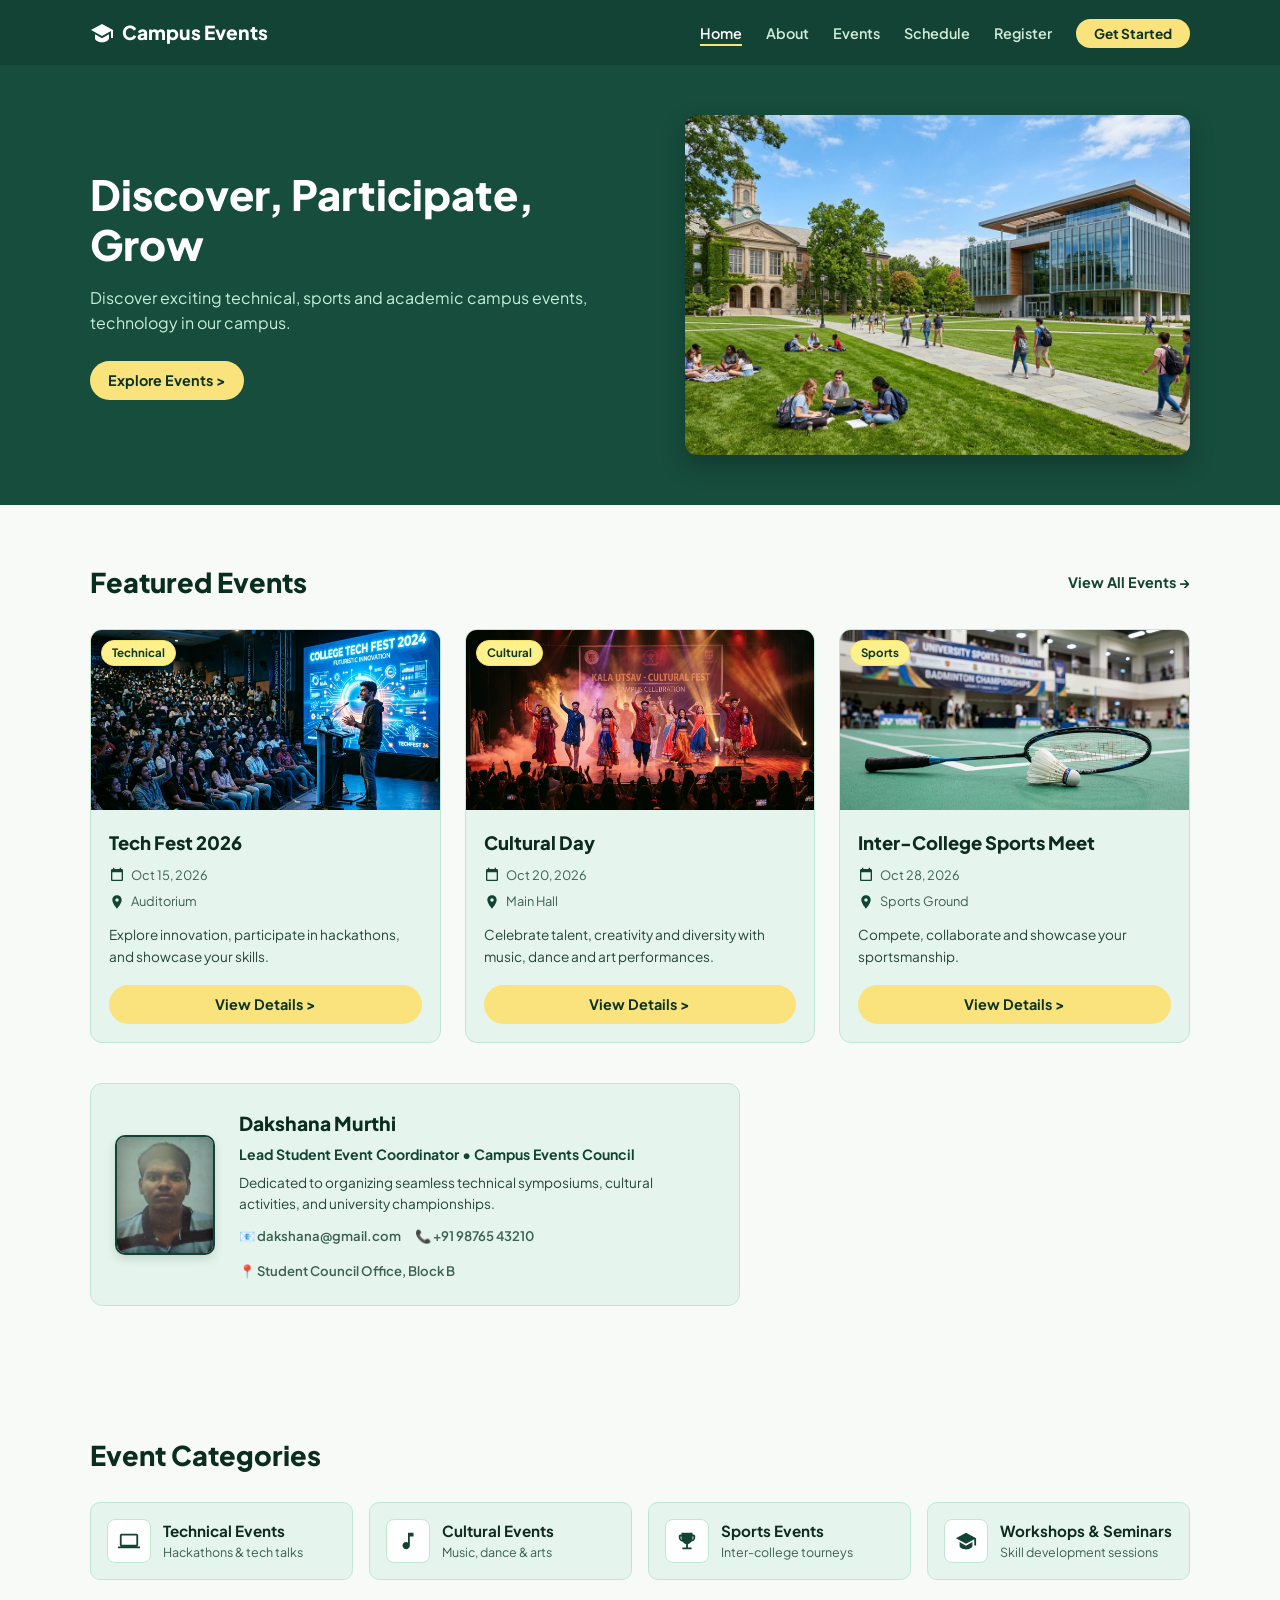
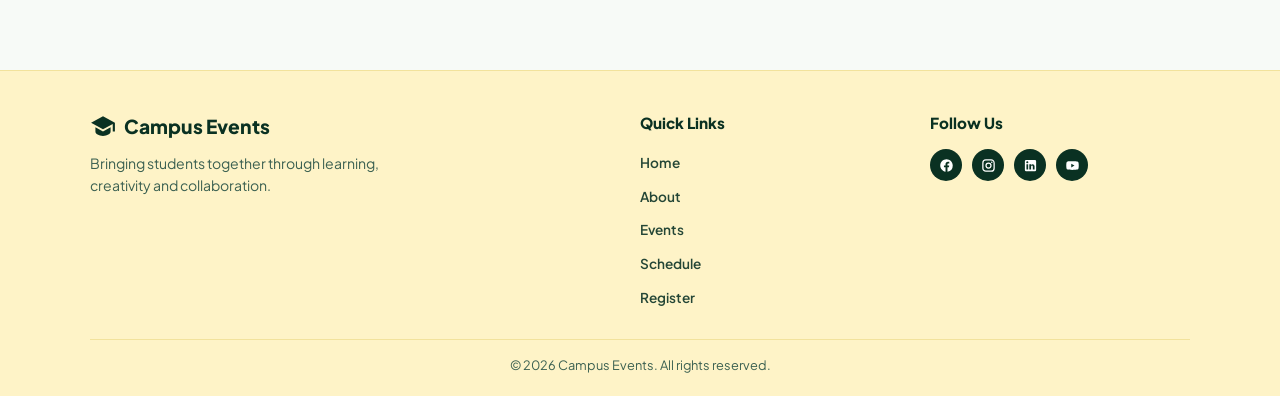
<file: campus-events/index.html>
<!DOCTYPE html>
<html lang="en">

<head>
  <meta charset="UTF-8">
  <meta name="viewport" content="width=device-width,initial-scale=1.0">
  <title>Campus Events | Discover, Participate, Grow</title>
  <meta name="description"
    content="Discover exciting technical, cultural, sports and academic events happening on our campus.">
  <link rel="stylesheet" href="css/styles.css">
</head>

<body>
  <header class="site-header">
    <div class="container nav-wrapper"><a href="index.html" class="brand-logo" id="brand-logo-link"><svg
          viewBox="0 0 24 24" aria-hidden="true">
          <path
            d="M12 3L1 9L12 15L21 10.09V17H23V9M5 13.18V17.18C5 19.4 8.13 21.18 12 21.18C15.87 21.18 19 19.4 19 17.18V13.18L12 17.18L5 13.18Z" />
        </svg><span>Campus Events</span></a>
      <nav aria-label="Main Navigation">
        <ul class="nav-menu" id="primary-nav-menu">
          <li><a href="index.html" class="nav-link active">Home</a></li>
          <li><a href="about.html" class="nav-link">About</a></li>
          <li><a href="events.html" class="nav-link">Events</a></li>
          <li><a href="schedule.html" class="nav-link">Schedule</a></li>
          <li><a href="register.html" class="nav-link">Register</a></li>
          <li><a href="register.html" class="btn-header-cta">Get Started</a></li>
        </ul>
      </nav>
    </div>
  </header>
  <main>
    <section class="hero-section" id="hero">
      <div class="container">
        <div class="hero-grid">
          <div class="hero-content">
            <h1>Discover, Participate, Grow</h1>
            <p>Discover exciting technical, sports and academic campus events, technology in our campus.</p><a
              href="events.html" class="btn btn-yellow" id="hero-cta-btn">Explore Events &gt;</a>
          </div>
          <div class="hero-image-wrapper"><img src="images/campus-hero.jpg" alt="Campus Grounds and Students"
              width="600" height="360"></div>
        </div>
      </div>
    </section>
    <section class="featured-events-section" style="padding:3.5rem 0;" id="featured-events">
      <div class="container">
        <div class="section-header-row">
          <div>
            <h2 class="section-title">Featured Events</h2>
          </div><a href="events.html" class="section-link" id="view-all-events-link">View All Events &rarr;</a>
        </div>
        <div class="events-grid">
          <article class="event-card" id="card-tech-fest">
            <div class="card-img-container"><span class="category-badge badge-tech">Technical</span><img
                src="images/tech-fest.jpg" alt="Tech Fest Presentation" width="400" height="200"></div>
            <div class="card-body">
              <h3 class="card-title">Tech Fest 2026</h3>
              <div class="card-meta">
                <div class="card-meta-item"><svg viewBox="0 0 24 24">
                    <path
                      d="M19 3H18V1H16V3H8V1H6V3H5C3.89 3 3 3.9 3 5V19C3 20.1 3.89 21 5 21H19C20.1 21 21 20.1 21 19V5C21 3.9 20.1 3 19 3M19 19H5V8H19V19Z" />
                  </svg><span>Oct 15, 2026</span></div>
                <div class="card-meta-item"><svg viewBox="0 0 24 24">
                    <path
                      d="M12 2C8.13 2 5 5.13 5 9C5 14.25 12 22 12 22C12 22 19 14.25 19 9C19 5.13 15.87 2 12 2M12 11.5C10.62 11.5 9.5 10.38 9.5 9C9.5 7.62 10.62 6.5 12 6.5C13.38 6.5 14.5 7.62 14.5 9C14.5 10.38 13.38 11.5 12 11.5Z" />
                  </svg><span>Auditorium</span></div>
              </div>
              <p class="card-text">Explore innovation, participate in hackathons, and showcase your skills.</p>
              <div class="card-btn"><a href="event-details.html" class="btn btn-yellow btn-block">View Details &gt;</a>
              </div>
            </div>
          </article>
          <article class="event-card" id="card-cultural-day">
            <div class="card-img-container"><span class="category-badge badge-cultural">Cultural</span><img
                src="images/cultural-day.jpg" alt="Cultural Dance Festival" width="400" height="200"></div>
            <div class="card-body">
              <h3 class="card-title">Cultural Day</h3>
              <div class="card-meta">
                <div class="card-meta-item"><svg viewBox="0 0 24 24">
                    <path
                      d="M19 3H18V1H16V3H8V1H6V3H5C3.89 3 3 3.9 3 5V19C3 20.1 3.89 21 5 21H19C20.1 21 21 20.1 21 19V5C21 3.9 20.1 3 19 3M19 19H5V8H19V19Z" />
                  </svg><span>Oct 20, 2026</span></div>
                <div class="card-meta-item"><svg viewBox="0 0 24 24">
                    <path
                      d="M12 2C8.13 2 5 5.13 5 9C5 14.25 12 22 12 22C12 22 19 14.25 19 9C19 5.13 15.87 2 12 2M12 11.5C10.62 11.5 9.5 10.38 9.5 9C9.5 7.62 10.62 6.5 12 6.5C13.38 6.5 14.5 7.62 14.5 9C14.5 10.38 13.38 11.5 12 11.5Z" />
                  </svg><span>Main Hall</span></div>
              </div>
              <p class="card-text">Celebrate talent, creativity and diversity with music, dance and art performances.
              </p>
              <div class="card-btn"><a href="event-details.html" class="btn btn-yellow btn-block">View Details &gt;</a>
              </div>
            </div>
          </article>
          <article class="event-card" id="card-sports-meet">
            <div class="card-img-container"><span class="category-badge badge-sports">Sports</span><img
                src="images/sports-meet.jpg" alt="Inter-College Sports Tournament" width="400" height="200"></div>
            <div class="card-body">
              <h3 class="card-title">Inter-College Sports Meet</h3>
              <div class="card-meta">
                <div class="card-meta-item"><svg viewBox="0 0 24 24">
                    <path
                      d="M19 3H18V1H16V3H8V1H6V3H5C3.89 3 3 3.9 3 5V19C3 20.1 3.89 21 5 21H19C20.1 21 21 20.1 21 19V5C21 3.9 20.1 3 19 3M19 19H5V8H19V19Z" />
                  </svg><span>Oct 28, 2026</span></div>
                <div class="card-meta-item"><svg viewBox="0 0 24 24">
                    <path
                      d="M12 2C8.13 2 5 5.13 5 9C5 14.25 12 22 12 22C12 22 19 14.25 19 9C19 5.13 15.87 2 12 2M12 11.5C10.62 11.5 9.5 10.38 9.5 9C9.5 7.62 10.62 6.5 12 6.5C13.38 6.5 14.5 7.62 14.5 9C14.5 10.38 13.38 11.5 12 11.5Z" />
                  </svg><span>Sports Ground</span></div>
              </div>
              <p class="card-text">Compete, collaborate and showcase your sportsmanship.</p>
              <div class="card-btn"><a href="event-details.html" class="btn btn-yellow btn-block">View Details &gt;</a>
              </div>
            </div>
          </article>
        </div>

        <!-- Event Coordinator Card in Events Section -->
        <div class="coordinator-section" style="margin-top: 2.5rem;">
          <div class="coordinator-card">
            <img src="images/image.png" alt="Event Coordinator Dakshana Murthi" class="coordinator-img">
            <div class="coordinator-info">
              <h3>Dakshana Murthi</h3>
              <p class="coordinator-role">Lead Student Event Coordinator &bull; Campus Events Council</p>
              <p class="coordinator-desc">Dedicated to organizing seamless technical symposiums, cultural activities, and university championships.</p>
              <div class="coordinator-contact">
                <span>📧 dakshana@gmail.com</span>
                <span>📞 +91 98765 43210</span>
                <span>📍 Student Council Office, Block B</span>
              </div>
            </div>
          </div>
        </div>

      </div>
    </section>
    <section class="categories-section" id="event-categories">
      <div class="container">
        <h2 class="section-title" style="margin-bottom:1.5rem;">Event Categories</h2>
        <div class="categories-grid"><a href="events.html" class="category-card" id="cat-tech">
            <div class="cat-icon-box"><svg viewBox="0 0 24 24">
                <path
                  d="M4 6H20V16H4M20 18A2 2 0 0 0 22 16V6C22 4.89 21.1 4 20 4H4C2.89 4 2 4.89 2 6V16A2 2 0 0 0 4 18H0V20H24V18H20Z" />
              </svg></div>
            <div class="cat-info">
              <h3>Technical Events</h3>
              <p>Hackathons &amp; tech talks</p>
            </div>
          </a><a href="events.html" class="category-card" id="cat-cultural">
            <div class="cat-icon-box"><svg viewBox="0 0 24 24">
                <path
                  d="M12 3V13.55C11.41 13.21 10.73 13 10 13C7.79 13 6 14.79 6 17S7.79 21 10 21 14 19.21 14 17V7H18V3H12Z" />
              </svg></div>
            <div class="cat-info">
              <h3>Cultural Events</h3>
              <p>Music, dance &amp; arts</p>
            </div>
          </a><a href="events.html" class="category-card" id="cat-sports">
            <div class="cat-icon-box"><svg viewBox="0 0 24 24">
                <path
                  d="M19 5H18V3H6V5H5C3.9 5 3 5.9 3 7V8C3 10.55 4.92 12.63 7.39 12.93C8.15 14.25 9.47 15.17 11 15.42V19H7V21H17V19H13V15.42C14.53 15.17 15.85 14.25 16.61 12.93C19.08 12.63 21 10.55 21 8V7C21 5.9 20.1 5 19 5M5 8V7H6V10.82C5.4 10.4 5 9.76 5 8M19 8C19 9.76 18.6 10.4 18 10.82V7H19V8Z" />
              </svg></div>
            <div class="cat-info">
              <h3>Sports Events</h3>
              <p>Inter-college tourneys</p>
            </div>
          </a><a href="events.html" class="category-card" id="cat-workshops">
            <div class="cat-icon-box"><svg viewBox="0 0 24 24">
                <path
                  d="M12 3L1 9L12 15L21 10.09V17H23V9M5 13.18V17.18C5 19.4 8.13 21.18 12 21.18C15.87 21.18 19 19.4 19 17.18V13.18L12 17.18L5 13.18Z" />
              </svg></div>
            <div class="cat-info">
              <h3>Workshops &amp; Seminars</h3>
              <p>Skill development sessions</p>
            </div>
          </a></div>
      </div>
    </section>
  </main>
  <footer class="site-footer">
    <div class="container">
      <div class="footer-grid">
        <div class="footer-brand"><a href="index.html" class="brand-logo" style="color:var(--footer-heading);"><svg
              viewBox="0 0 24 24" style="fill:var(--footer-heading);width:26px;height:26px;">
              <path
                d="M12 3L1 9L12 15L21 10.09V17H23V9M5 13.18V17.18C5 19.4 8.13 21.18 12 21.18C15.87 21.18 19 19.4 19 17.18V13.18L12 17.18L5 13.18Z" />
            </svg><span>Campus Events</span></a>
          <p class="footer-desc">Bringing students together through learning, creativity and collaboration.</p>
        </div>
        <div class="footer-col">
          <h4 class="footer-col-title">Quick Links</h4>
          <ul class="footer-links">
            <li><a href="index.html">Home</a></li>
            <li><a href="about.html">About</a></li>
            <li><a href="events.html">Events</a></li>
            <li><a href="schedule.html">Schedule</a></li>
            <li><a href="register.html">Register</a></li>
          </ul>
        </div>
        <div class="footer-col">
          <h4 class="footer-col-title">Follow Us</h4>
          <div class="social-links"><a href="https://facebook.com" class="social-icon-btn" aria-label="Facebook"><svg
                viewBox="0 0 24 24">
                <path
                  d="M12 2.04C6.5 2.04 2 6.53 2 12.06C2 17.06 5.66 21.21 10.44 21.96V14.96H7.9V12.06H10.44V9.85C10.44 7.34 11.93 5.96 14.22 5.96C15.31 5.96 16.45 6.15 16.45 6.15V8.62H15.19C13.95 8.62 13.56 9.39 13.56 10.18V12.06H16.34L15.89 14.96H13.56V21.96A10 10 0 0 0 22 12.06C22 6.53 17.5 2.04 12 2.04Z" />
              </svg></a><a href="https://instagram.com" class="social-icon-btn" aria-label="Instagram"><svg
                viewBox="0 0 24 24">
                <path
                  d="M7.8 2H16.2C19.4 2 22 4.6 22 7.8V16.2A5.8 5.8 0 0 1 16.2 22H7.8C4.6 22 2 19.4 2 16.2V7.8A5.8 5.8 0 0 1 7.8 2M7.6 4A3.6 3.6 0 0 0 4 7.6V16.4C4 18.39 5.61 20 7.6 20H16.4A3.6 3.6 0 0 0 20 16.4V7.6C20 5.61 18.39 4 16.4 4H7.6M12 7A5 5 0 0 1 17 12A5 5 0 0 1 12 17A5 5 0 0 1 7 12A5 5 0 0 1 12 7M12 9A3 3 0 0 0 9 12A3 3 0 0 0 12 15A3 3 0 0 0 15 12A3 3 0 0 0 12 9M17.25 5.5A1.25 1.25 0 0 1 18.5 6.75A1.25 1.25 0 0 1 17.25 8A1.25 1.25 0 0 1 16 6.75A1.25 1.25 0 0 1 17.25 5.5Z" />
              </svg></a><a href="https://linkedin.com" class="social-icon-btn" aria-label="LinkedIn"><svg
                viewBox="0 0 24 24">
                <path
                  d="M19 3A2 2 0 0 1 21 5V19A2 2 0 0 1 19 21H5A2 2 0 0 1 3 19V5A2 2 0 0 1 5 3H19M18.5 18.5V13.2A3.26 3.26 0 0 0 15.24 9.94C14.39 9.94 13.4 10.46 12.92 11.24V10.13H10.13V18.5H12.92V13.57C12.92 12.8 13.54 12.17 14.31 12.17A1.4 1.4 0 0 1 15.71 13.57V18.5H18.5M6.88 8.56A1.68 1.68 0 0 0 8.56 6.88C8.56 5.95 7.81 5.19 6.88 5.19A1.69 1.69 0 0 0 5.19 6.88C5.19 7.81 5.95 8.56 6.88 8.56M8.27 18.5V10.13H5.5V18.5H8.27Z" />
              </svg></a><a href="https://youtube.com" class="social-icon-btn" aria-label="YouTube"><svg
                viewBox="0 0 24 24">
                <path
                  d="M10 15L15.19 12L10 9V15M21.56 7.17C21.69 7.64 21.78 8.27 21.84 9.07C21.91 9.87 21.94 10.56 21.94 11.16L22 12C22 14.19 21.84 15.8 21.56 16.83C21.31 17.73 20.73 18.31 19.83 18.56C19.36 18.69 18.5 18.78 17.18 18.84C15.88 18.91 14.69 18.94 13.59 18.94L12 19C7.81 19 5.2 18.84 4.17 18.56C3.27 18.31 2.69 17.73 2.44 16.83C2.31 16.36 2.22 15.73 2.16 14.93C2.09 14.13 2.06 13.44 2.06 12.84L2 12C2 9.81 2.16 8.2 2.44 7.17C2.69 6.27 3.27 5.69 4.17 5.44C4.64 5.31 5.5 5.22 6.82 5.16C8.12 5.09 9.31 5.06 10.41 5.06L12 5C16.19 5 18.8 5.16 19.83 5.44C20.73 5.69 21.31 6.27 21.56 7.17Z" />
              </svg></a></div>
        </div>
      </div>
      <div class="footer-bottom">
        <p>&copy; 2026 Campus Events. All rights reserved.</p>
      </div>
    </div>
  </footer>
</body>

</html>
</file>
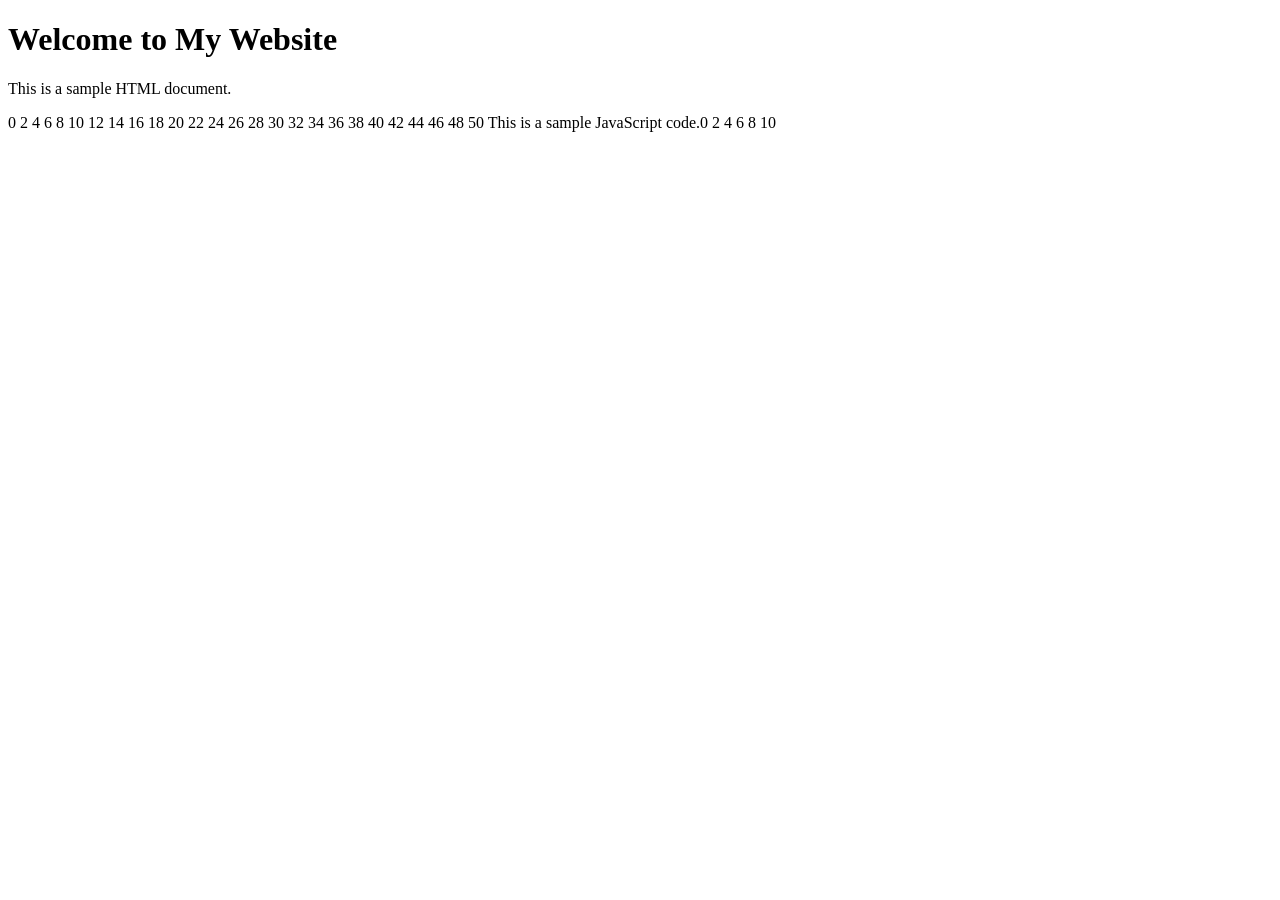
<file: document.html>
<!DOCTYPE html>
<html lang="en">
<head>
    <meta charset="UTF-8">
    <meta name="viewport" content="width=device-width, initial-scale=1.0">
    <title>Document</title>
    <body>
        <h1>Welcome to My Website</h1>
        <p>This is a sample HTML document.</p>
        <script>
            // JavaScript code can be added here
            for (let i = 0; i <= 50; i++) {
                if(i%2==0){
                    console.log( i);
                    document.write(i+" ");
                }
                
            }
            document.write("This is a sample JavaScript code.");
            console.log("Hello, World!");
            let a=0
            do{
                if(a%2==0){
                    console.log(a);
                    document.write(a+" ");
                }
                a++;
                
            }while(a<=10);
        </script>
    </body>
</html>
</file>
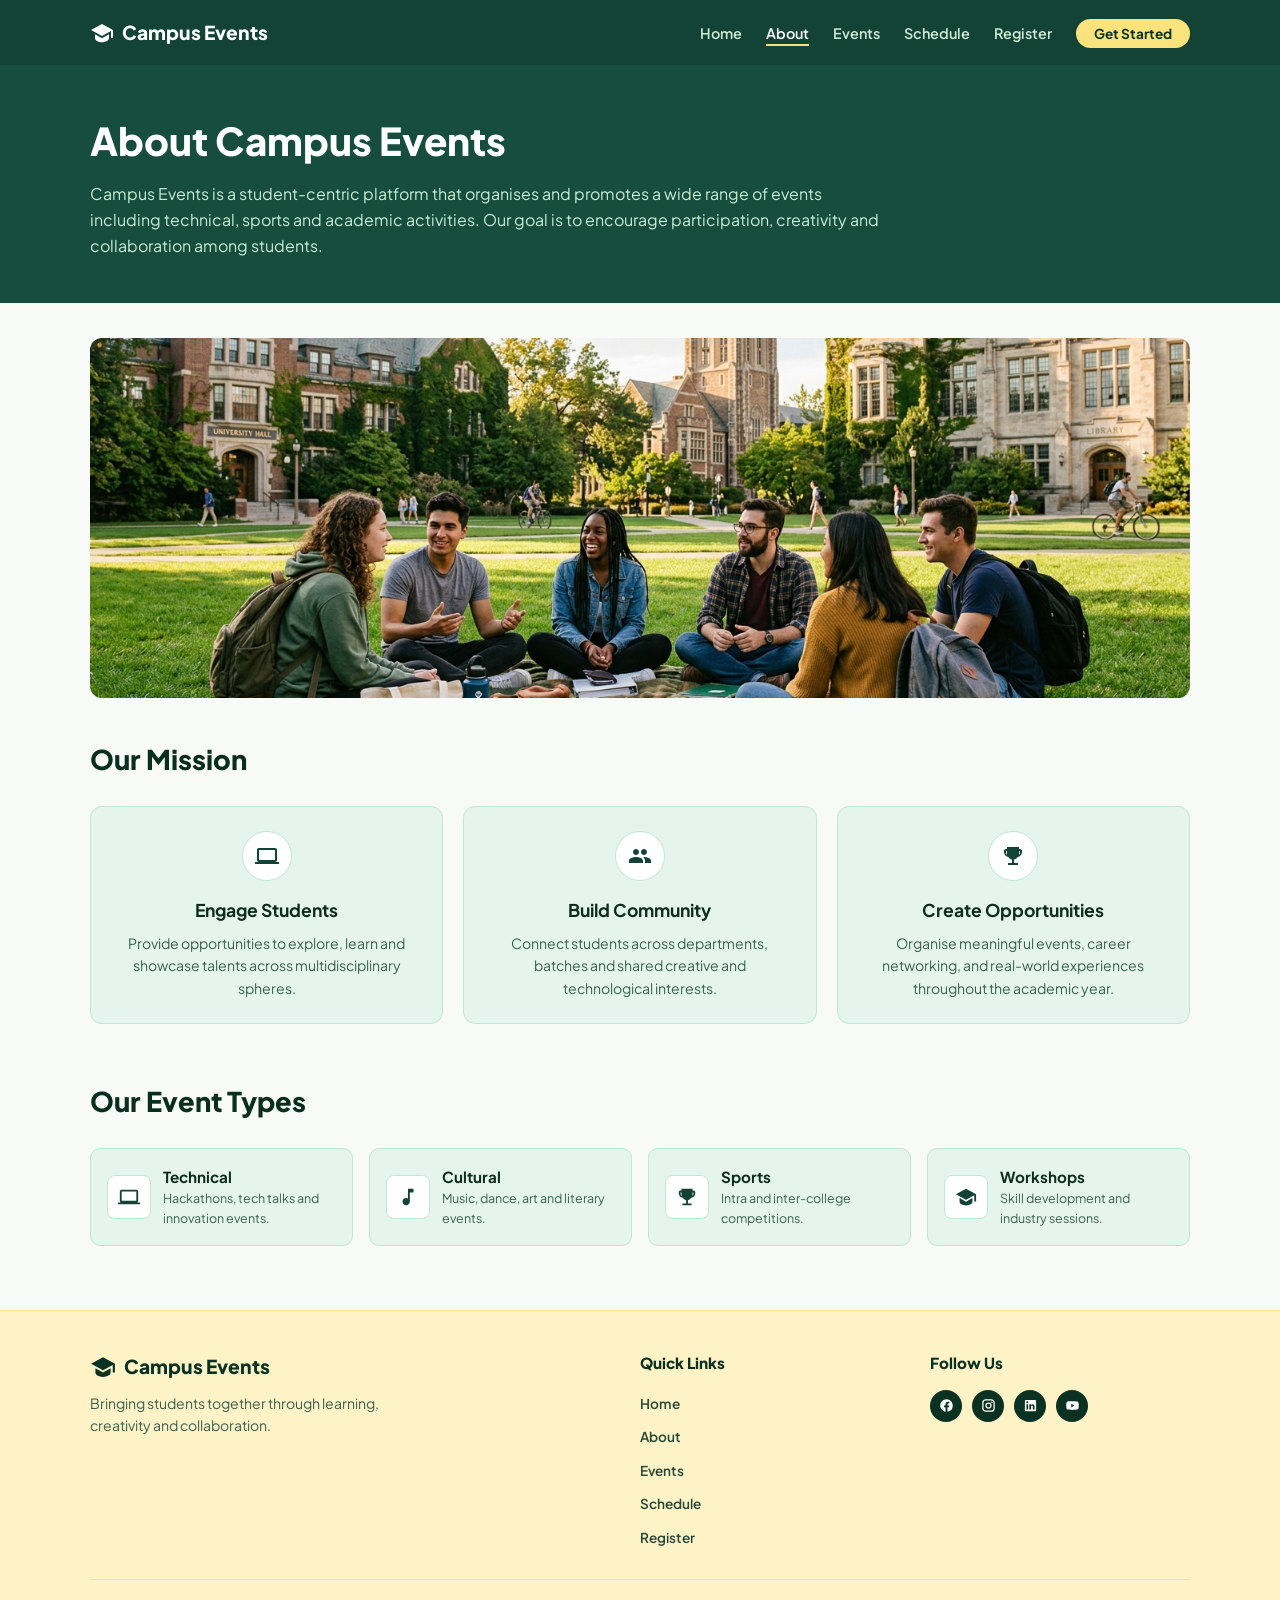
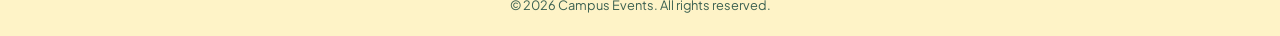
<file: campus-events/about.html>
<!DOCTYPE html>
<html lang="en">

<head>
  <meta charset="UTF-8">
  <meta name="viewport" content="width=device-width, initial-scale=1.0">
  <title>About Us | Campus Events</title>
  <meta name="description"
    content="Learn more about Campus Events platform, our mission, student engagement community, and diverse event types.">
  <link rel="stylesheet" href="css/styles.css">
</head>

<body>


  <header class="site-header">
    <div class="container nav-wrapper">
      <a href="index.html" class="brand-logo" id="brand-logo-link">
        <svg viewBox="0 0 24 24" aria-hidden="true">
          <path
            d="M12 3L1 9L12 15L21 10.09V17H23V9M5 13.18V17.18C5 19.4 8.13 21.18 12 21.18C15.87 21.18 19 19.4 19 17.18V13.18L12 17.18L5 13.18Z" />
        </svg>
        <span>Campus Events</span>
      </a>

      <nav aria-label="Main Navigation">
        <ul class="nav-menu" id="primary-nav-menu">
          <li><a href="index.html" class="nav-link">Home</a></li>
          <li><a href="about.html" class="nav-link active">About</a></li>
          <li><a href="events.html" class="nav-link">Events</a></li>
          <li><a href="schedule.html" class="nav-link">Schedule</a></li>
          <li><a href="register.html" class="nav-link">Register</a></li>
          <li><a href="register.html" class="btn-header-cta">Get Started</a></li>
        </ul>
      </nav>
    </div>
  </header>

  <main>

    <section class="about-hero-teal">
      <div class="container">
        <h1>About Campus Events</h1>
        <p class="about-intro-text">
          Campus Events is a student-centric platform that organises and promotes a wide range of events including
          technical, sports and academic activities. Our goal is to encourage participation, creativity and
          collaboration among students.
        </p>
      </div>
    </section>

    <div class="container">

      <img src="images/about-students.jpg" alt="University students sitting on campus lawn talking together"
        class="about-banner-img" width="1150" height="380">


      <section style="margin-bottom: 3.5rem;">
        <h2 class="section-title" style="margin-bottom: 1.5rem;">Our Mission</h2>
        <div class="mission-grid">

          <div class="mission-card">
            <div class="mission-icon">
              <svg viewBox="0 0 24 24">
                <path
                  d="M4 6H20V16H4M20 18A2 2 0 0 0 22 16V6C22 4.89 21.1 4 20 4H4C2.89 4 2 4.89 2 6V16A2 2 0 0 0 4 18H0V20H24V18H20Z" />
              </svg>
            </div>
            <h3>Engage Students</h3>
            <p>Provide opportunities to explore, learn and showcase talents across multidisciplinary spheres.</p>
          </div>


          <div class="mission-card">
            <div class="mission-icon">
              <svg viewBox="0 0 24 24">
                <path
                  d="M16 11C17.66 11 18.99 9.66 18.99 8C18.99 6.34 17.66 5 16 5C14.34 5 13 6.34 13 8C13 9.66 14.34 11 16 11M8 11C9.66 11 10.99 9.66 10.99 8C10.99 6.34 9.66 5 8 5C6.34 5 5 6.34 5 8C5 9.66 6.34 11 8 11M8 13C5.67 13 1 14.17 1 16.5V19H15V16.5C15 14.17 10.33 13 8 13M16 13C15.71 13 15.38 13.02 15.03 13.05C16.19 13.89 17 15.02 17 16.5V19H23V16.5C23 14.17 18.33 13 16 13Z" />
              </svg>
            </div>
            <h3>Build Community</h3>
            <p>Connect students across departments, batches and shared creative and technological interests.</p>
          </div>


          <div class="mission-card">
            <div class="mission-icon">
              <svg viewBox="0 0 24 24">
                <path
                  d="M19 5H18V3H6V5H5C3.9 5 3 5.9 3 7V8C3 10.55 4.92 12.63 7.39 12.93C8.15 14.25 9.47 15.17 11 15.42V19H7V21H17V19H13V15.42C14.53 15.17 15.85 14.25 16.61 12.93C19.08 12.63 21 10.55 21 8V7C21 5.9 20.1 5 19 5M5 8V7H6V10.82C5.4 10.4 5 9.76 5 8M19 8C19 9.76 18.6 10.4 18 10.82V7H19V8Z" />
              </svg>
            </div>
            <h3>Create Opportunities</h3>
            <p>Organise meaningful events, career networking, and real-world experiences throughout the academic year.
            </p>
          </div>
        </div>
      </section>


      <section style="margin-bottom: 4rem;">
        <h2 class="section-title" style="margin-bottom: 1.5rem;">Our Event Types</h2>
        <div class="categories-grid">
          <div class="category-card">
            <div class="cat-icon-box">
              <svg viewBox="0 0 24 24">
                <path
                  d="M4 6H20V16H4M20 18A2 2 0 0 0 22 16V6C22 4.89 21.1 4 20 4H4C2.89 4 2 4.89 2 6V16A2 2 0 0 0 4 18H0V20H24V18H20Z" />
              </svg>
            </div>
            <div class="cat-info">
              <h3>Technical</h3>
              <p>Hackathons, tech talks and innovation events.</p>
            </div>
          </div>

          <div class="category-card">
            <div class="cat-icon-box">
              <svg viewBox="0 0 24 24">
                <path
                  d="M12 3V13.55C11.41 13.21 10.73 13 10 13C7.79 13 6 14.79 6 17S7.79 21 10 21 14 19.21 14 17V7H18V3H12Z" />
              </svg>
            </div>
            <div class="cat-info">
              <h3>Cultural</h3>
              <p>Music, dance, art and literary events.</p>
            </div>
          </div>

          <div class="category-card">
            <div class="cat-icon-box">
              <svg viewBox="0 0 24 24">
                <path
                  d="M19 5H18V3H6V5H5C3.9 5 3 5.9 3 7V8C3 10.55 4.92 12.63 7.39 12.93C8.15 14.25 9.47 15.17 11 15.42V19H7V21H17V19H13V15.42C14.53 15.17 15.85 14.25 16.61 12.93C19.08 12.63 21 10.55 21 8V7C21 5.9 20.1 5 19 5M5 8V7H6V10.82C5.4 10.4 5 9.76 5 8M19 8C19 9.76 18.6 10.4 18 10.82V7H19V8Z" />
              </svg>
            </div>
            <div class="cat-info">
              <h3>Sports</h3>
              <p>Intra and inter-college competitions.</p>
            </div>
          </div>

          <div class="category-card">
            <div class="cat-icon-box">
              <svg viewBox="0 0 24 24">
                <path
                  d="M12 3L1 9L12 15L21 10.09V17H23V9M5 13.18V17.18C5 19.4 8.13 21.18 12 21.18C15.87 21.18 19 19.4 19 17.18V13.18L12 17.18L5 13.18Z" />
              </svg>
            </div>
            <div class="cat-info">
              <h3>Workshops</h3>
              <p>Skill development and industry sessions.</p>
            </div>
          </div>
        </div>
      </section>
    </div>
  </main>

  <!-- Site Footer (Warm Buttercream Yellow Theme) -->
  <footer class="site-footer">
    <div class="container">
      <div class="footer-grid">
        <div class="footer-brand">
          <a href="index.html" class="brand-logo" style="color: var(--footer-heading);">
            <svg viewBox="0 0 24 24" style="fill: var(--footer-heading); width: 26px; height: 26px;">
              <path
                d="M12 3L1 9L12 15L21 10.09V17H23V9M5 13.18V17.18C5 19.4 8.13 21.18 12 21.18C15.87 21.18 19 19.4 19 17.18V13.18L12 17.18L5 13.18Z" />
            </svg>
            <span>Campus Events</span>
          </a>
          <p class="footer-desc">Bringing students together through learning, creativity and collaboration.</p>
        </div>

        <div class="footer-col">
          <h4 class="footer-col-title">Quick Links</h4>
          <ul class="footer-links">
            <li><a href="index.html">Home</a></li>
            <li><a href="about.html">About</a></li>
            <li><a href="events.html">Events</a></li>
            <li><a href="schedule.html">Schedule</a></li>
            <li><a href="register.html">Register</a></li>
          </ul>
        </div>

        <div class="footer-col">
          <h4 class="footer-col-title">Follow Us</h4>
          <div class="social-links">
            <a href="https://facebook.com" class="social-icon-btn" aria-label="Facebook">
              <svg viewBox="0 0 24 24">
                <path
                  d="M12 2.04C6.5 2.04 2 6.53 2 12.06C2 17.06 5.66 21.21 10.44 21.96V14.96H7.9V12.06H10.44V9.85C10.44 7.34 11.93 5.96 14.22 5.96C15.31 5.96 16.45 6.15 16.45 6.15V8.62H15.19C13.95 8.62 13.56 9.39 13.56 10.18V12.06H16.34L15.89 14.96H13.56V21.96A10 10 0 0 0 22 12.06C22 6.53 17.5 2.04 12 2.04Z" />
              </svg>
            </a>
            <a href="https://instagram.com" class="social-icon-btn" aria-label="Instagram">
              <svg viewBox="0 0 24 24">
                <path
                  d="M7.8 2H16.2C19.4 2 22 4.6 22 7.8V16.2A5.8 5.8 0 0 1 16.2 22H7.8C4.6 22 2 19.4 2 16.2V7.8A5.8 5.8 0 0 1 7.8 2M7.6 4A3.6 3.6 0 0 0 4 7.6V16.4C4 18.39 5.61 20 7.6 20H16.4A3.6 3.6 0 0 0 20 16.4V7.6C20 5.61 18.39 4 16.4 4H7.6M12 7A5 5 0 0 1 17 12A5 5 0 0 1 12 17A5 5 0 0 1 7 12A5 5 0 0 1 12 7M12 9A3 3 0 0 0 9 12A3 3 0 0 0 12 15A3 3 0 0 0 15 12A3 3 0 0 0 12 9M17.25 5.5A1.25 1.25 0 0 1 18.5 6.75A1.25 1.25 0 0 1 17.25 8A1.25 1.25 0 0 1 16 6.75A1.25 1.25 0 0 1 17.25 5.5Z" />
              </svg>
            </a>
            <a href="https://linkedin.com" class="social-icon-btn" aria-label="LinkedIn">
              <svg viewBox="0 0 24 24">
                <path
                  d="M19 3A2 2 0 0 1 21 5V19A2 2 0 0 1 19 21H5A2 2 0 0 1 3 19V5A2 2 0 0 1 5 3H19M18.5 18.5V13.2A3.26 3.26 0 0 0 15.24 9.94C14.39 9.94 13.4 10.46 12.92 11.24V10.13H10.13V18.5H12.92V13.57C12.92 12.8 13.54 12.17 14.31 12.17A1.4 1.4 0 0 1 15.71 13.57V18.5H18.5M6.88 8.56A1.68 1.68 0 0 0 8.56 6.88C8.56 5.95 7.81 5.19 6.88 5.19A1.69 1.69 0 0 0 5.19 6.88C5.19 7.81 5.95 8.56 6.88 8.56M8.27 18.5V10.13H5.5V18.5H8.27Z" />
              </svg>
            </a>
            <a href="https://youtube.com" class="social-icon-btn" aria-label="YouTube">
              <svg viewBox="0 0 24 24">
                <path
                  d="M10 15L15.19 12L10 9V15M21.56 7.17C21.69 7.64 21.78 8.27 21.84 9.07C21.91 9.87 21.94 10.56 21.94 11.16L22 12C22 14.19 21.84 15.8 21.56 16.83C21.31 17.73 20.73 18.31 19.83 18.56C19.36 18.69 18.5 18.78 17.18 18.84C15.88 18.91 14.69 18.94 13.59 18.94L12 19C7.81 19 5.2 18.84 4.17 18.56C3.27 18.31 2.69 17.73 2.44 16.83C2.31 16.36 2.22 15.73 2.16 14.93C2.09 14.13 2.06 13.44 2.06 12.84L2 12C2 9.81 2.16 8.2 2.44 7.17C2.69 6.27 3.27 5.69 4.17 5.44C4.64 5.31 5.5 5.22 6.82 5.16C8.12 5.09 9.31 5.06 10.41 5.06L12 5C16.19 5 18.8 5.16 19.83 5.44C20.73 5.69 21.31 6.27 21.56 7.17Z" />
              </svg>
            </a>
          </div>
        </div>
      </div>

      <div class="footer-bottom">
        <p>&copy; 2026 Campus Events. All rights reserved.</p>
      </div>
    </div>
  </footer>

</body>

</html>
</file>
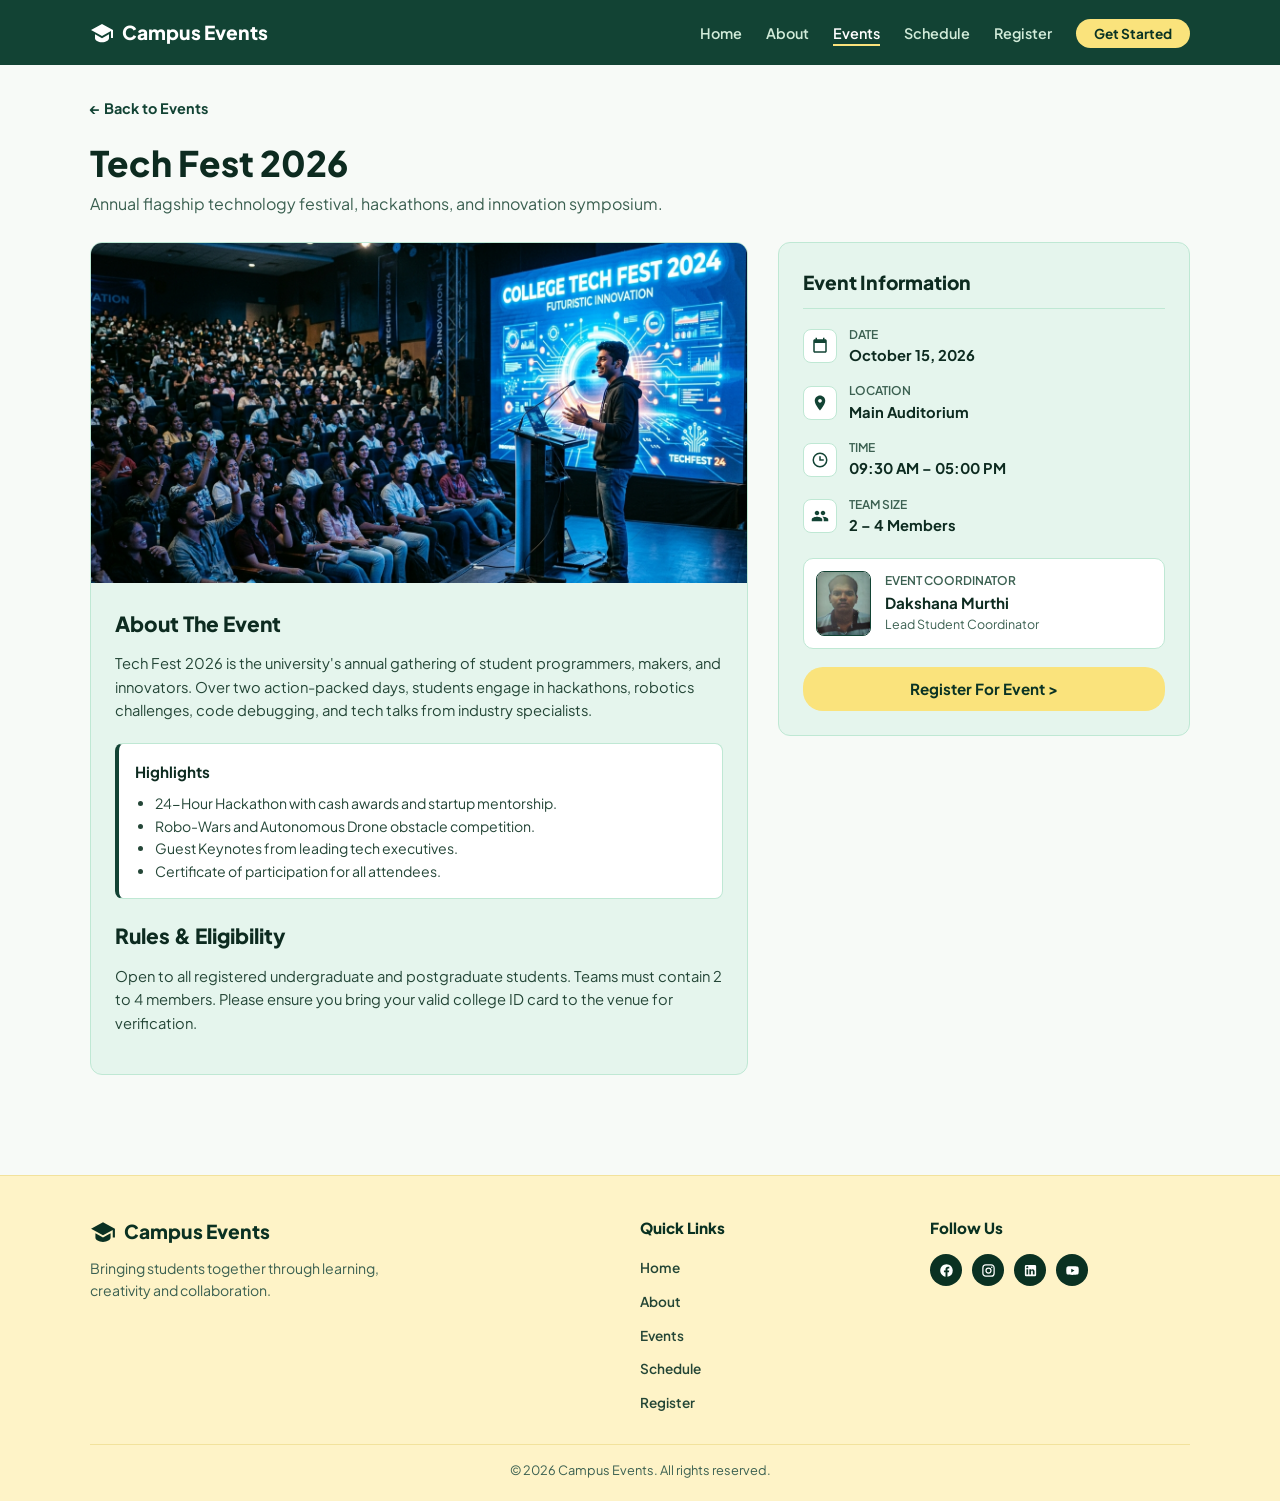
<file: campus-events/event-details.html>
<!DOCTYPE html>
<html lang="en">

<head>
  <meta charset="UTF-8">
  <meta name="viewport" content="width=device-width, initial-scale=1.0">
  <title>Event Details | Campus Events</title>
  <meta name="description"
    content="Detailed information about Tech Fest 2026, schedule, venue, and rules.">
  <link rel="stylesheet" href="css/styles.css">
</head>

<body>

  <!-- Site Navigation Header -->
  <header class="site-header">
    <div class="container nav-wrapper">
      <a href="index.html" class="brand-logo" id="brand-logo-link">
        <svg viewBox="0 0 24 24" aria-hidden="true">
          <path
            d="M12 3L1 9L12 15L21 10.09V17H23V9M5 13.18V17.18C5 19.4 8.13 21.18 12 21.18C15.87 21.18 19 19.4 19 17.18V13.18L12 17.18L5 13.18Z" />
        </svg>
        <span>Campus Events</span>
      </a>

      <nav aria-label="Main Navigation">
        <ul class="nav-menu" id="primary-nav-menu">
          <li><a href="index.html" class="nav-link">Home</a></li>
          <li><a href="about.html" class="nav-link">About</a></li>
          <li><a href="events.html" class="nav-link active">Events</a></li>
          <li><a href="schedule.html" class="nav-link">Schedule</a></li>
          <li><a href="register.html" class="nav-link">Register</a></li>
          <li><a href="register.html" class="btn-header-cta">Get Started</a></li>
        </ul>
      </nav>
    </div>
  </header>

  <main>
    <section class="event-details-section">
      <div class="container">
        <a href="events.html" class="back-link">&larr; Back to Events</a>

        <div class="details-title-row">
          <h1>Tech Fest 2026</h1>
          <span class="category-badge badge-tech">Technical</span>
        </div>
        <p class="details-subtitle">Annual flagship technology festival, hackathons, and innovation symposium.</p>

        <div class="details-layout">
          <div class="details-main-content">
            <img src="images/tech-fest.jpg" alt="Tech Fest Presentation" class="details-banner-img">
            <div class="details-text-body">
              <h2>About The Event</h2>
              <p>
                Tech Fest 2026 is the university's annual gathering of student programmers, makers, and innovators.
                Over two action-packed days, students engage in hackathons, robotics challenges, code debugging, and
                tech talks from industry specialists.
              </p>

              <div class="details-highlights">
                <h3>Highlights</h3>
                <ul>
                  <li>24-Hour Hackathon with cash awards and startup mentorship.</li>
                  <li>Robo-Wars and Autonomous Drone obstacle competition.</li>
                  <li>Guest Keynotes from leading tech executives.</li>
                  <li>Certificate of participation for all attendees.</li>
                </ul>
              </div>

              <h2>Rules &amp; Eligibility</h2>
              <p>
                Open to all registered undergraduate and postgraduate students. Teams must contain 2 to 4 members.
                Please ensure you bring your valid college ID card to the venue for verification.
              </p>
            </div>
          </div>

          <aside class="info-card">
            <h3 class="info-card-title">Event Information</h3>
            <ul class="info-list">
              <li class="info-item">
                <div class="info-icon">
                  <svg viewBox="0 0 24 24">
                    <path
                      d="M19 3H18V1H16V3H8V1H6V3H5C3.89 3 3 3.9 3 5V19C3 20.1 3.89 21 5 21H19C20.1 21 21 20.1 21 19V5C21 3.9 20.1 3 19 3M19 19H5V8H19V19Z" />
                  </svg>
                </div>
                <div>
                  <div class="info-label">Date</div>
                  <div class="info-value">October 15, 2026</div>
                </div>
              </li>

              <li class="info-item">
                <div class="info-icon">
                  <svg viewBox="0 0 24 24">
                    <path
                      d="M12 2C8.13 2 5 5.13 5 9C5 14.25 12 22 12 22C12 22 19 14.25 19 9C19 5.13 15.87 2 12 2M12 11.5C10.62 11.5 9.5 10.38 9.5 9C9.5 7.62 10.62 6.5 12 6.5C13.38 6.5 14.5 7.62 14.5 9C14.5 10.38 13.38 11.5 12 11.5Z" />
                  </svg>
                </div>
                <div>
                  <div class="info-label">Location</div>
                  <div class="info-value">Main Auditorium</div>
                </div>
              </li>

              <li class="info-item">
                <div class="info-icon">
                  <svg viewBox="0 0 24 24">
                    <path
                      d="M12 2A10 10 0 1 0 22 12A10 10 0 0 0 12 2M12 20A8 8 0 1 1 20 12A8 8 0 0 1 12 20M13 7H11V13H17V11H13Z" />
                  </svg>
                </div>
                <div>
                  <div class="info-label">Time</div>
                  <div class="info-value">09:30 AM &ndash; 05:00 PM</div>
                </div>
              </li>

              <li class="info-item">
                <div class="info-icon">
                  <svg viewBox="0 0 24 24">
                    <path
                      d="M16 11C17.66 11 18.99 9.66 18.99 8C18.99 6.34 17.66 5 16 5C14.34 5 13 6.34 13 8C13 9.66 14.34 11 16 11M8 11C9.66 11 10.99 9.66 10.99 8C10.99 6.34 9.66 5 8 5C6.34 5 5 6.34 5 8C5 9.66 6.34 11 8 11M8 13C5.67 13 1 14.17 1 16.5V19H15V16.5C15 14.17 10.33 13 8 13M16 13C15.71 13 15.38 13.02 15.03 13.05C16.19 13.89 17 15.02 17 16.5V19H23V16.5C23 14.17 18.33 13 16 13Z" />
                  </svg>
                </div>
                <div>
                  <div class="info-label">Team Size</div>
                  <div class="info-value">2 &ndash; 4 Members</div>
                </div>
              </li>
            </ul>

            <div class="coordinator-mini-card">
              <img src="images/image.png" alt="Event Coordinator Dakshana Murthi" class="coordinator-mini-img">
              <div>
                <div class="info-label">Event Coordinator</div>
                <div class="info-value" style="font-size: 0.95rem;">Dakshana Murthi</div>
                <div style="font-size: 0.78rem; color: #3b6051;">Lead Student Coordinator</div>
              </div>
            </div>

            <a href="register.html" class="btn btn-yellow btn-block" style="padding: 10px; font-size: 0.95rem;">
              Register For Event &gt;
            </a>
          </aside>
        </div>
      </div>
    </section>
  </main>

  <footer class="site-footer">
    <div class="container">
      <div class="footer-grid">
        <div class="footer-brand">
          <a href="index.html" class="brand-logo" style="color: var(--footer-heading);">
            <svg viewBox="0 0 24 24" style="fill: var(--footer-heading); width: 26px; height: 26px;">
              <path
                d="M12 3L1 9L12 15L21 10.09V17H23V9M5 13.18V17.18C5 19.4 8.13 21.18 12 21.18C15.87 21.18 19 19.4 19 17.18V13.18L12 17.18L5 13.18Z" />
            </svg>
            <span>Campus Events</span>
          </a>
          <p class="footer-desc">Bringing students together through learning, creativity and collaboration.</p>
        </div>

        <div class="footer-col">
          <h4 class="footer-col-title">Quick Links</h4>
          <ul class="footer-links">
            <li><a href="index.html">Home</a></li>
            <li><a href="about.html">About</a></li>
            <li><a href="events.html">Events</a></li>
            <li><a href="schedule.html">Schedule</a></li>
            <li><a href="register.html">Register</a></li>
          </ul>
        </div>

        <div class="footer-col">
          <h4 class="footer-col-title">Follow Us</h4>
          <div class="social-links">
            <a href="https://facebook.com" class="social-icon-btn" aria-label="Facebook">
              <svg viewBox="0 0 24 24">
                <path
                  d="M12 2.04C6.5 2.04 2 6.53 2 12.06C2 17.06 5.66 21.21 10.44 21.96V14.96H7.9V12.06H10.44V9.85C10.44 7.34 11.93 5.96 14.22 5.96C15.31 5.96 16.45 6.15 16.45 6.15V8.62H15.19C13.95 8.62 13.56 9.39 13.56 10.18V12.06H16.34L15.89 14.96H13.56V21.96A10 10 0 0 0 22 12.06C22 6.53 17.5 2.04 12 2.04Z" />
              </svg>
            </a>
            <a href="https://instagram.com" class="social-icon-btn" aria-label="Instagram">
              <svg viewBox="0 0 24 24">
                <path
                  d="M7.8 2H16.2C19.4 2 22 4.6 22 7.8V16.2A5.8 5.8 0 0 1 16.2 22H7.8C4.6 22 2 19.4 2 16.2V7.8A5.8 5.8 0 0 1 7.8 2M7.6 4A3.6 3.6 0 0 0 4 7.6V16.4C4 18.39 5.61 20 7.6 20H16.4A3.6 3.6 0 0 0 20 16.4V7.6C20 5.61 18.39 4 16.4 4H7.6M12 7A5 5 0 0 1 17 12A5 5 0 0 1 12 17A5 5 0 0 1 7 12A5 5 0 0 1 12 7M12 9A3 3 0 0 0 9 12A3 3 0 0 0 12 15A3 3 0 0 0 15 12A3 3 0 0 0 12 9M17.25 5.5A1.25 1.25 0 0 1 18.5 6.75A1.25 1.25 0 0 1 17.25 8A1.25 1.25 0 0 1 16 6.75A1.25 1.25 0 0 1 17.25 5.5Z" />
              </svg>
            </a>
            <a href="https://linkedin.com" class="social-icon-btn" aria-label="LinkedIn">
              <svg viewBox="0 0 24 24">
                <path
                  d="M19 3A2 2 0 0 1 21 5V19A2 2 0 0 1 19 21H5A2 2 0 0 1 3 19V5A2 2 0 0 1 5 3H19M18.5 18.5V13.2A3.26 3.26 0 0 0 15.24 9.94C14.39 9.94 13.4 10.46 12.92 11.24V10.13H10.13V18.5H12.92V13.57C12.92 12.8 13.54 12.17 14.31 12.17A1.4 1.4 0 0 1 15.71 13.57V18.5H18.5M6.88 8.56A1.68 1.68 0 0 0 8.56 6.88C8.56 5.95 7.81 5.19 6.88 5.19A1.69 1.69 0 0 0 5.19 6.88C5.19 7.81 5.95 8.56 6.88 8.56M8.27 18.5V10.13H5.5V18.5H8.27Z" />
              </svg>
            </a>
            <a href="https://youtube.com" class="social-icon-btn" aria-label="YouTube">
              <svg viewBox="0 0 24 24">
                <path
                  d="M10 15L15.19 12L10 9V15M21.56 7.17C21.69 7.64 21.78 8.27 21.84 9.07C21.91 9.87 21.94 10.56 21.94 11.16L22 12C22 14.19 21.84 15.8 21.56 16.83C21.31 17.73 20.73 18.31 19.83 18.56C19.36 18.69 18.5 18.78 17.18 18.84C15.88 18.91 14.69 18.94 13.59 18.94L12 19C7.81 19 5.2 18.84 4.17 18.56C3.27 18.31 2.69 17.73 2.44 16.83C2.31 16.36 2.22 15.73 2.16 14.93C2.09 14.13 2.06 13.44 2.06 12.84L2 12C2 9.81 2.16 8.2 2.44 7.17C2.69 6.27 3.27 5.69 4.17 5.44C4.64 5.31 5.5 5.22 6.82 5.16C8.12 5.09 9.31 5.06 10.41 5.06L12 5C16.19 5 18.8 5.16 19.83 5.44C20.73 5.69 21.31 6.27 21.56 7.17Z" />
              </svg>
            </a>
          </div>
        </div>
      </div>

      <div class="footer-bottom">
        <p>&copy; 2026 Campus Events. All rights reserved.</p>
      </div>
    </div>
  </footer>

</body>

</html>
</file>
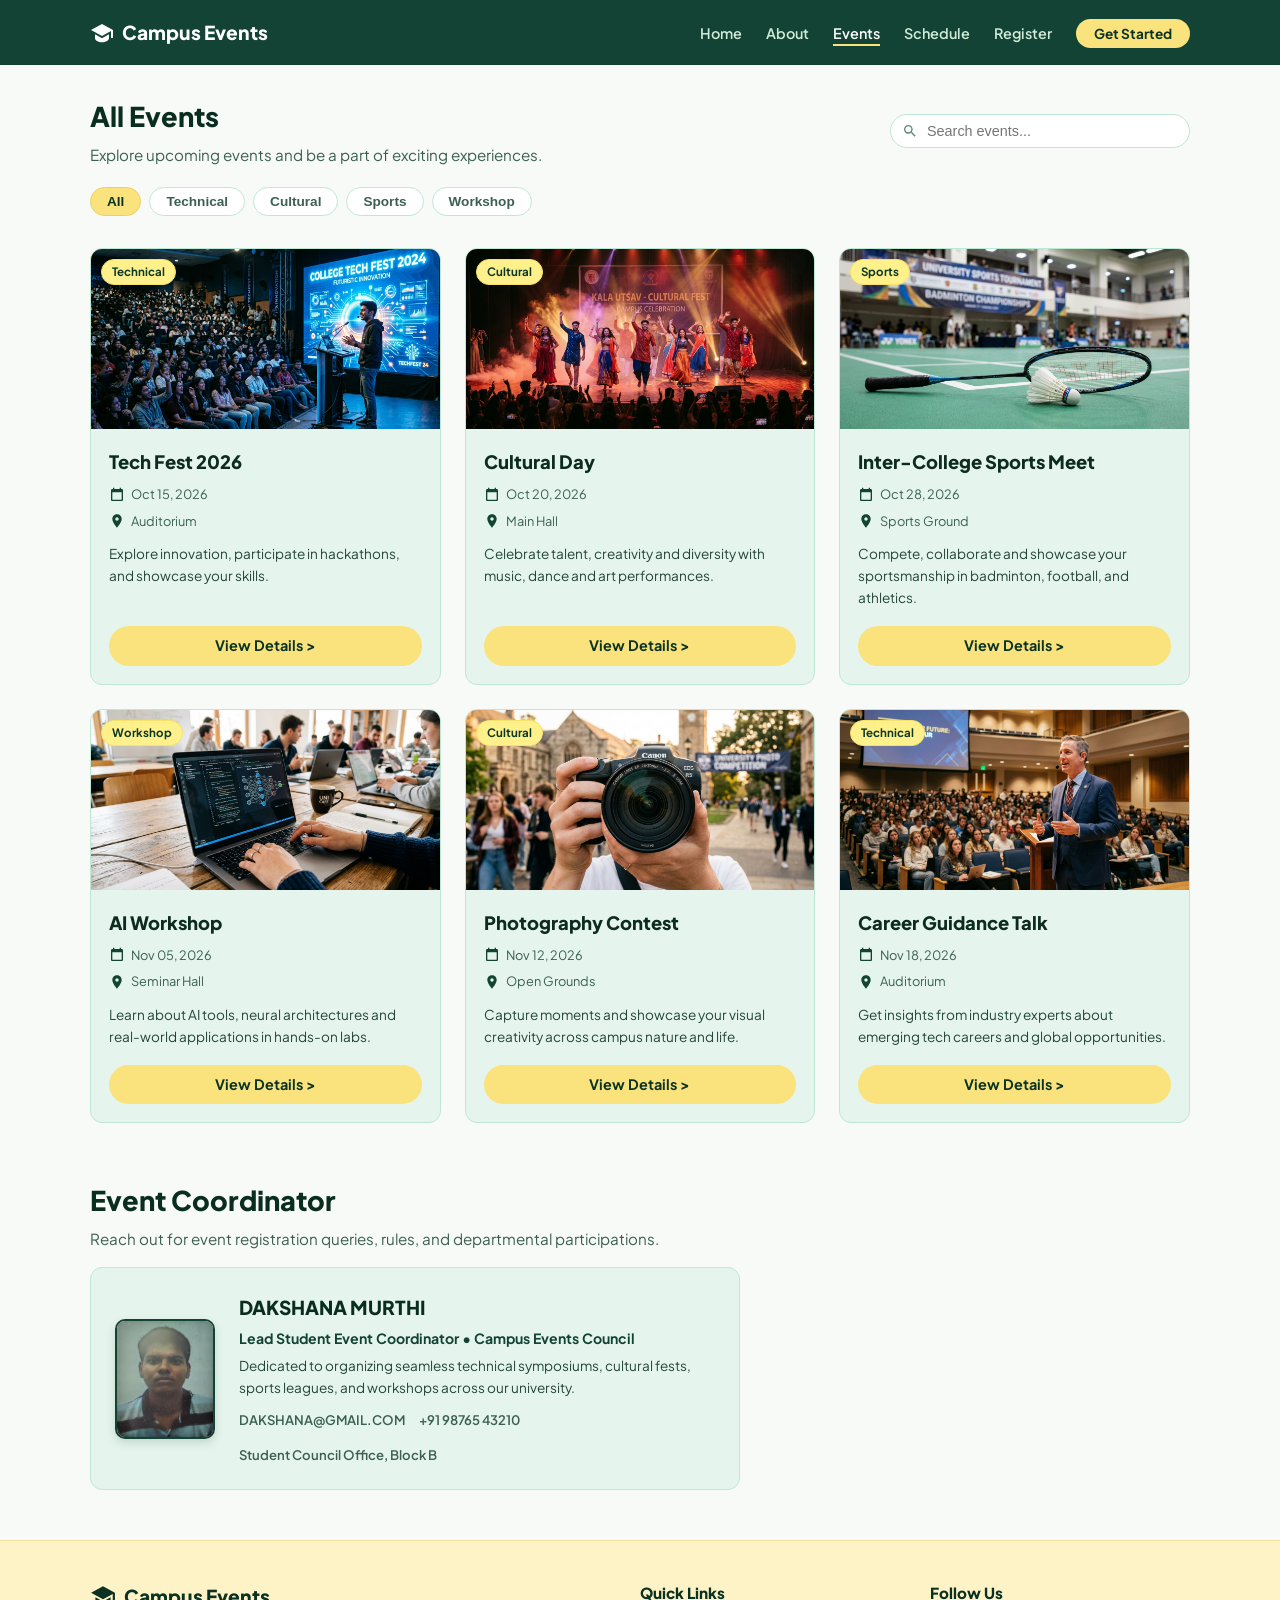
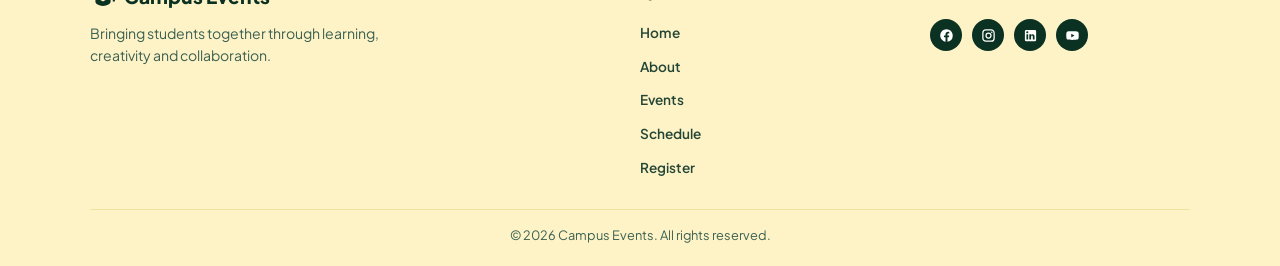
<file: campus-events/events.html>
<!DOCTYPE html>
<html lang="en">

<head>
  <meta charset="UTF-8">
  <meta name="viewport" content="width=device-width, initial-scale=1.0">
  <title>All Events | Campus Events</title>
  <meta name="description"
    content="Explore upcoming technical, cultural, sports, and workshop events happening on campus.">
  <link rel="stylesheet" href="css/styles.css">
</head>

<body>

  <!-- Site Navigation Header -->
  <header class="site-header">
    <div class="container nav-wrapper">
      <a href="index.html" class="brand-logo" id="brand-logo-link">
        <svg viewBox="0 0 24 24" aria-hidden="true">
          <path
            d="M12 3L1 9L12 15L21 10.09V17H23V9M5 13.18V17.18C5 19.4 8.13 21.18 12 21.18C15.87 21.18 19 19.4 19 17.18V13.18L12 17.18L5 13.18Z" />
        </svg>
        <span>Campus Events</span>
      </a>

      <nav aria-label="Main Navigation">
        <ul class="nav-menu" id="primary-nav-menu">
          <li><a href="index.html" class="nav-link">Home</a></li>
          <li><a href="about.html" class="nav-link">About</a></li>
          <li><a href="events.html" class="nav-link active">Events</a></li>
          <li><a href="schedule.html" class="nav-link">Schedule</a></li>
          <li><a href="register.html" class="nav-link">Register</a></li>
          <li><a href="register.html" class="btn-header-cta">Get Started</a></li>
        </ul>
      </nav>
    </div>
  </header>

  <main>
    <section class="events-page-header">
      <div class="container">
        <!-- Title and Search Toolbar matching Mockup 3 -->
        <div class="events-toolbar">
          <div>
            <h1 class="section-title">All Events</h1>
            <p class="section-subtitle">Explore upcoming events and be a part of exciting experiences.</p>
          </div>

          <div class="search-box">
            <svg viewBox="0 0 24 24">
              <path
                d="M9.5 3A6.5 6.5 0 0 1 16 9.5C16 11.11 15.41 12.59 14.44 13.73L14.71 14H15.5L20.5 19L19 20.5L14 15.5V14.71L13.73 14.44C12.59 15.41 11.11 16 9.5 16A6.5 6.5 0 0 1 3 9.5A6.5 6.5 0 0 1 9.5 3M9.5 5C7 5 5 7 5 9.5C5 12 7 14 9.5 14C12 14 14 12 14 9.5C14 7 12 5 9.5 5Z" />
            </svg>
            <input type="text" id="event-search-input" placeholder="Search events..." onkeyup="filterEvents()">
          </div>
        </div>

        <!-- Category Filter Pills -->
        <div class="category-filter-pills" style="margin-bottom: 2rem;">
          <button type="button" class="filter-btn active" onclick="setCategoryFilter('all', this)">All</button>
          <button type="button" class="filter-btn" onclick="setCategoryFilter('Technical', this)">Technical</button>
          <button type="button" class="filter-btn" onclick="setCategoryFilter('Cultural', this)">Cultural</button>
          <button type="button" class="filter-btn" onclick="setCategoryFilter('Sports', this)">Sports</button>
          <button type="button" class="filter-btn" onclick="setCategoryFilter('Workshop', this)">Workshop</button>
        </div>

        <div class="events-grid" id="events-grid-container">

          <article class="event-card" data-category="Technical" data-title="tech fest 2026">
            <div class="card-img-container">
              <span class="category-badge badge-tech">Technical</span>
              <img src="images/tech-fest.jpg" alt="Tech Fest Auditorium Presentation" width="400" height="200">
            </div>
            <div class="card-body">
              <h3 class="card-title">Tech Fest 2026</h3>
              <div class="card-meta">
                <div class="card-meta-item">
                  <svg viewBox="0 0 24 24">
                    <path
                      d="M19 3H18V1H16V3H8V1H6V3H5C3.89 3 3 3.9 3 5V19C3 20.1 3.89 21 5 21H19C20.1 21 21 20.1 21 19V5C21 3.9 20.1 3 19 3M19 19H5V8H19V19Z" />
                  </svg>
                  <span>Oct 15, 2026</span>
                </div>
                <div class="card-meta-item">
                  <svg viewBox="0 0 24 24">
                    <path
                      d="M12 2C8.13 2 5 5.13 5 9C5 14.25 12 22 12 22C12 22 19 14.25 19 9C19 5.13 15.87 2 12 2M12 11.5C10.62 11.5 9.5 10.38 9.5 9C9.5 7.62 10.62 6.5 12 6.5C13.38 6.5 14.5 7.62 14.5 9C14.5 10.38 13.38 11.5 12 11.5Z" />
                  </svg>
                  <span>Auditorium</span>
                </div>
              </div>
              <p class="card-text">Explore innovation, participate in hackathons, and showcase your skills.</p>
              <div class="card-btn">
                <a href="event-details.html" class="btn btn-yellow btn-block">View Details &gt;</a>
              </div>
            </div>
          </article>


          <article class="event-card" data-category="Cultural" data-title="cultural day">
            <div class="card-img-container">
              <span class="category-badge badge-cultural">Cultural</span>
              <img src="images/cultural-day.jpg" alt="Cultural Day Performing Arts" width="400" height="200">
            </div>
            <div class="card-body">
              <h3 class="card-title">Cultural Day</h3>
              <div class="card-meta">
                <div class="card-meta-item">
                  <svg viewBox="0 0 24 24">
                    <path
                      d="M19 3H18V1H16V3H8V1H6V3H5C3.89 3 3 3.9 3 5V19C3 20.1 3.89 21 5 21H19C20.1 21 21 20.1 21 19V5C21 3.9 20.1 3 19 3M19 19H5V8H19V19Z" />
                  </svg>
                  <span>Oct 20, 2026</span>
                </div>
                <div class="card-meta-item">
                  <svg viewBox="0 0 24 24">
                    <path
                      d="M12 2C8.13 2 5 5.13 5 9C5 14.25 12 22 12 22C12 22 19 14.25 19 9C19 5.13 15.87 2 12 2M12 11.5C10.62 11.5 9.5 10.38 9.5 9C9.5 7.62 10.62 6.5 12 6.5C13.38 6.5 14.5 7.62 14.5 9C14.5 10.38 13.38 11.5 12 11.5Z" />
                  </svg>
                  <span>Main Hall</span>
                </div>
              </div>
              <p class="card-text">Celebrate talent, creativity and diversity with music, dance and art performances.
              </p>
              <div class="card-btn">
                <a href="event-details.html" class="btn btn-yellow btn-block">View Details &gt;</a>
              </div>
            </div>
          </article>


          <article class="event-card" data-category="Sports" data-title="inter-college sports meet">
            <div class="card-img-container">
              <span class="category-badge badge-sports">Sports</span>
              <img src="images/sports-meet.jpg" alt="Inter-College Sports Tournament" width="400" height="200">
            </div>
            <div class="card-body">
              <h3 class="card-title">Inter-College Sports Meet</h3>
              <div class="card-meta">
                <div class="card-meta-item">
                  <svg viewBox="0 0 24 24">
                    <path
                      d="M19 3H18V1H16V3H8V1H6V3H5C3.89 3 3 3.9 3 5V19C3 20.1 3.89 21 5 21H19C20.1 21 21 20.1 21 19V5C21 3.9 20.1 3 19 3M19 19H5V8H19V19Z" />
                  </svg>
                  <span>Oct 28, 2026</span>
                </div>
                <div class="card-meta-item">
                  <svg viewBox="0 0 24 24">
                    <path
                      d="M12 2C8.13 2 5 5.13 5 9C5 14.25 12 22 12 22C12 22 19 14.25 19 9C19 5.13 15.87 2 12 2M12 11.5C10.62 11.5 9.5 10.38 9.5 9C9.5 7.62 10.62 6.5 12 6.5C13.38 6.5 14.5 7.62 14.5 9C14.5 10.38 13.38 11.5 12 11.5Z" />
                  </svg>
                  <span>Sports Ground</span>
                </div>
              </div>
              <p class="card-text">Compete, collaborate and showcase your sportsmanship in badminton, football, and
                athletics.</p>
              <div class="card-btn">
                <a href="event-details.html" class="btn btn-yellow btn-block">View Details &gt;</a>
              </div>
            </div>
          </article>


          <article class="event-card" data-category="Workshop" data-title="ai workshop">
            <div class="card-img-container">
              <span class="category-badge badge-workshop">Workshop</span>
              <img src="images/ai-workshop.jpg" alt="Student hands-on AI Workshop laptop" width="400" height="200">
            </div>
            <div class="card-body">
              <h3 class="card-title">AI Workshop</h3>
              <div class="card-meta">
                <div class="card-meta-item">
                  <svg viewBox="0 0 24 24">
                    <path
                      d="M19 3H18V1H16V3H8V1H6V3H5C3.89 3 3 3.9 3 5V19C3 20.1 3.89 21 5 21H19C20.1 21 21 20.1 21 19V5C21 3.9 20.1 3 19 3M19 19H5V8H19V19Z" />
                  </svg>
                  <span>Nov 05, 2026</span>
                </div>
                <div class="card-meta-item">
                  <svg viewBox="0 0 24 24">
                    <path
                      d="M12 2C8.13 2 5 5.13 5 9C5 14.25 12 22 12 22C12 22 19 14.25 19 9C19 5.13 15.87 2 12 2M12 11.5C10.62 11.5 9.5 10.38 9.5 9C9.5 7.62 10.62 6.5 12 6.5C13.38 6.5 14.5 7.62 14.5 9C14.5 10.38 13.38 11.5 12 11.5Z" />
                  </svg>
                  <span>Seminar Hall</span>
                </div>
              </div>
              <p class="card-text">Learn about AI tools, neural architectures and real-world applications in hands-on
                labs.</p>
              <div class="card-btn">
                <a href="event-details.html" class="btn btn-yellow btn-block">View Details &gt;</a>
              </div>
            </div>
          </article>

          <article class="event-card" data-category="Cultural" data-title="photography contest">
            <div class="card-img-container">
              <span class="category-badge badge-cultural">Cultural</span>
              <img src="images/photography-contest.jpg" alt="Student with DSLR camera outdoors" width="400"
                height="200">
            </div>
            <div class="card-body">
              <h3 class="card-title">Photography Contest</h3>
              <div class="card-meta">
                <div class="card-meta-item">
                  <svg viewBox="0 0 24 24">
                    <path
                      d="M19 3H18V1H16V3H8V1H6V3H5C3.89 3 3 3.9 3 5V19C3 20.1 3.89 21 5 21H19C20.1 21 21 20.1 21 19V5C21 3.9 20.1 3 19 3M19 19H5V8H19V19Z" />
                  </svg>
                  <span>Nov 12, 2026</span>
                </div>
                <div class="card-meta-item">
                  <svg viewBox="0 0 24 24">
                    <path
                      d="M12 2C8.13 2 5 5.13 5 9C5 14.25 12 22 12 22C12 22 19 14.25 19 9C19 5.13 15.87 2 12 2M12 11.5C10.62 11.5 9.5 10.38 9.5 9C9.5 7.62 10.62 6.5 12 6.5C13.38 6.5 14.5 7.62 14.5 9C14.5 10.38 13.38 11.5 12 11.5Z" />
                  </svg>
                  <span>Open Grounds</span>
                </div>
              </div>
              <p class="card-text">Capture moments and showcase your visual creativity across campus nature and life.
              </p>
              <div class="card-btn">
                <a href="event-details.html" class="btn btn-yellow btn-block">View Details &gt;</a>
              </div>
            </div>
          </article>

          <article class="event-card" data-category="Technical" data-title="career guidance talk">
            <div class="card-img-container">
              <span class="category-badge badge-tech">Technical</span>
              <img src="images/career-guidance.jpg" alt="Corporate speaker presenting to college students" width="400"
                height="200">
            </div>
            <div class="card-body">
              <h3 class="card-title">Career Guidance Talk</h3>
              <div class="card-meta">
                <div class="card-meta-item">
                  <svg viewBox="0 0 24 24">
                    <path
                      d="M19 3H18V1H16V3H8V1H6V3H5C3.89 3 3 3.9 3 5V19C3 20.1 3.89 21 5 21H19C20.1 21 21 20.1 21 19V5C21 3.9 20.1 3 19 3M19 19H5V8H19V19Z" />
                  </svg>
                  <span>Nov 18, 2026</span>
                </div>
                <div class="card-meta-item">
                  <svg viewBox="0 0 24 24">
                    <path
                      d="M12 2C8.13 2 5 5.13 5 9C5 14.25 12 22 12 22C12 22 19 14.25 19 9C19 5.13 15.87 2 12 2M12 11.5C10.62 11.5 9.5 10.38 9.5 9C9.5 7.62 10.62 6.5 12 6.5C13.38 6.5 14.5 7.62 14.5 9C14.5 10.38 13.38 11.5 12 11.5Z" />
                  </svg>
                  <span>Auditorium</span>
                </div>
              </div>
              <p class="card-text">Get insights from industry experts about emerging tech careers and global
                opportunities.</p>
              <div class="card-btn">
                <a href="event-details.html" class="btn btn-yellow btn-block">View Details &gt;</a>
              </div>
            </div>
          </article>

        </div>

        <!-- Event Coordinator Section -->
        <section class="coordinator-section">
          <div class="section-header-row" style="margin-bottom: 16px;">
            <div>
              <h2 class="section-title">Event Coordinator</h2>
              <p class="section-subtitle">Reach out for event registration queries, rules, and departmental
                participations.</p>
            </div>
          </div>

          <div class="coordinator-card">
            <img src="images/image.png" alt="Event Coordinator Dakshana Murthi" class="coordinator-img">
            <div class="coordinator-info">
              <h3>DAKSHANA MURTHI</h3>
              <p class="coordinator-role">Lead Student Event Coordinator &bull; Campus Events Council</p>
              <p class="coordinator-desc">Dedicated to organizing seamless technical symposiums, cultural fests, sports
                leagues, and workshops across our university.</p>
              <div class="coordinator-contact">
                <span>DAKSHANA@GMAIL.COM </span>
                <span> +91 98765 43210</span>
                <span> Student Council Office, Block B</span>
              </div>
            </div>
          </div>
        </section>

      </div>
    </section>
  </main>


  <footer class="site-footer">
    <div class="container">
      <div class="footer-grid">
        <div class="footer-brand">
          <a href="index.html" class="brand-logo" style="color: var(--footer-heading);">
            <svg viewBox="0 0 24 24" style="fill: var(--footer-heading); width: 26px; height: 26px;">
              <path
                d="M12 3L1 9L12 15L21 10.09V17H23V9M5 13.18V17.18C5 19.4 8.13 21.18 12 21.18C15.87 21.18 19 19.4 19 17.18V13.18L12 17.18L5 13.18Z" />
            </svg>
            <span>Campus Events</span>
          </a>
          <p class="footer-desc">Bringing students together through learning, creativity and collaboration.</p>
        </div>

        <div class="footer-col">
          <h4 class="footer-col-title">Quick Links</h4>
          <ul class="footer-links">
            <li><a href="index.html">Home</a></li>
            <li><a href="about.html">About</a></li>
            <li><a href="events.html">Events</a></li>
            <li><a href="schedule.html">Schedule</a></li>
            <li><a href="register.html">Register</a></li>
          </ul>
        </div>

        <div class="footer-col">
          <h4 class="footer-col-title">Follow Us</h4>
          <div class="social-links">
            <a href="https://facebook.com" class="social-icon-btn" aria-label="Facebook">
              <svg viewBox="0 0 24 24">
                <path
                  d="M12 2.04C6.5 2.04 2 6.53 2 12.06C2 17.06 5.66 21.21 10.44 21.96V14.96H7.9V12.06H10.44V9.85C10.44 7.34 11.93 5.96 14.22 5.96C15.31 5.96 16.45 6.15 16.45 6.15V8.62H15.19C13.95 8.62 13.56 9.39 13.56 10.18V12.06H16.34L15.89 14.96H13.56V21.96A10 10 0 0 0 22 12.06C22 6.53 17.5 2.04 12 2.04Z" />
              </svg>
            </a>
            <a href="https://instagram.com" class="social-icon-btn" aria-label="Instagram">
              <svg viewBox="0 0 24 24">
                <path
                  d="M7.8 2H16.2C19.4 2 22 4.6 22 7.8V16.2A5.8 5.8 0 0 1 16.2 22H7.8C4.6 22 2 19.4 2 16.2V7.8A5.8 5.8 0 0 1 7.8 2M7.6 4A3.6 3.6 0 0 0 4 7.6V16.4C4 18.39 5.61 20 7.6 20H16.4A3.6 3.6 0 0 0 20 16.4V7.6C20 5.61 18.39 4 16.4 4H7.6M12 7A5 5 0 0 1 17 12A5 5 0 0 1 12 17A5 5 0 0 1 7 12A5 5 0 0 1 12 7M12 9A3 3 0 0 0 9 12A3 3 0 0 0 12 15A3 3 0 0 0 15 12A3 3 0 0 0 12 9M17.25 5.5A1.25 1.25 0 0 1 18.5 6.75A1.25 1.25 0 0 1 17.25 8A1.25 1.25 0 0 1 16 6.75A1.25 1.25 0 0 1 17.25 5.5Z" />
              </svg>
            </a>
            <a href="https://linkedin.com" class="social-icon-btn" aria-label="LinkedIn">
              <svg viewBox="0 0 24 24">
                <path
                  d="M19 3A2 2 0 0 1 21 5V19A2 2 0 0 1 19 21H5A2 2 0 0 1 3 19V5A2 2 0 0 1 5 3H19M18.5 18.5V13.2A3.26 3.26 0 0 0 15.24 9.94C14.39 9.94 13.4 10.46 12.92 11.24V10.13H10.13V18.5H12.92V13.57C12.92 12.8 13.54 12.17 14.31 12.17A1.4 1.4 0 0 1 15.71 13.57V18.5H18.5M6.88 8.56A1.68 1.68 0 0 0 8.56 6.88C8.56 5.95 7.81 5.19 6.88 5.19A1.69 1.69 0 0 0 5.19 6.88C5.19 7.81 5.95 8.56 6.88 8.56M8.27 18.5V10.13H5.5V18.5H8.27Z" />
              </svg>
            </a>
            <a href="https://youtube.com" class="social-icon-btn" aria-label="YouTube">
              <svg viewBox="0 0 24 24">
                <path
                  d="M10 15L15.19 12L10 9V15M21.56 7.17C21.69 7.64 21.78 8.27 21.84 9.07C21.91 9.87 21.94 10.56 21.94 11.16L22 12C22 14.19 21.84 15.8 21.56 16.83C21.31 17.73 20.73 18.31 19.83 18.56C19.36 18.69 18.5 18.78 17.18 18.84C15.88 18.91 14.69 18.94 13.59 18.94L12 19C7.81 19 5.2 18.84 4.17 18.56C3.27 18.31 2.69 17.73 2.44 16.83C2.31 16.36 2.22 15.73 2.16 14.93C2.09 14.13 2.06 13.44 2.06 12.84L2 12C2 9.81 2.16 8.2 2.44 7.17C2.69 6.27 3.27 5.69 4.17 5.44C4.64 5.31 5.5 5.22 6.82 5.16C8.12 5.09 9.31 5.06 10.41 5.06L12 5C16.19 5 18.8 5.16 19.83 5.44C20.73 5.69 21.31 6.27 21.56 7.17Z" />
              </svg>
            </a>
          </div>
        </div>
      </div>

      <div class="footer-bottom">
        <p>&copy; 2026 Campus Events. All rights reserved.</p>
      </div>
    </div>
  </footer>

  <script>
    let activeCategory = 'all';

    function setCategoryFilter(category, btnElement) {
      activeCategory = category;
      document.querySelectorAll('.filter-btn').forEach(btn => btn.classList.remove('active'));
      btnElement.classList.add('active');
      filterEvents();
    }

    function filterEvents() {
      const searchVal = document.getElementById('event-search-input').value.toLowerCase().trim();
      const cards = document.querySelectorAll('.event-card');

      cards.forEach(card => {
        const title = card.getAttribute('data-title');
        const cat = card.getAttribute('data-category');
        const matchesCategory = (activeCategory === 'all' || cat.toLowerCase() === activeCategory.toLowerCase());
        const matchesSearch = title.includes(searchVal);

        if (matchesCategory && matchesSearch) {
          card.style.display = 'flex';
        } else {
          card.style.display = 'none';
        }
      });
    }
  </script>
</body>

</html>
</file>
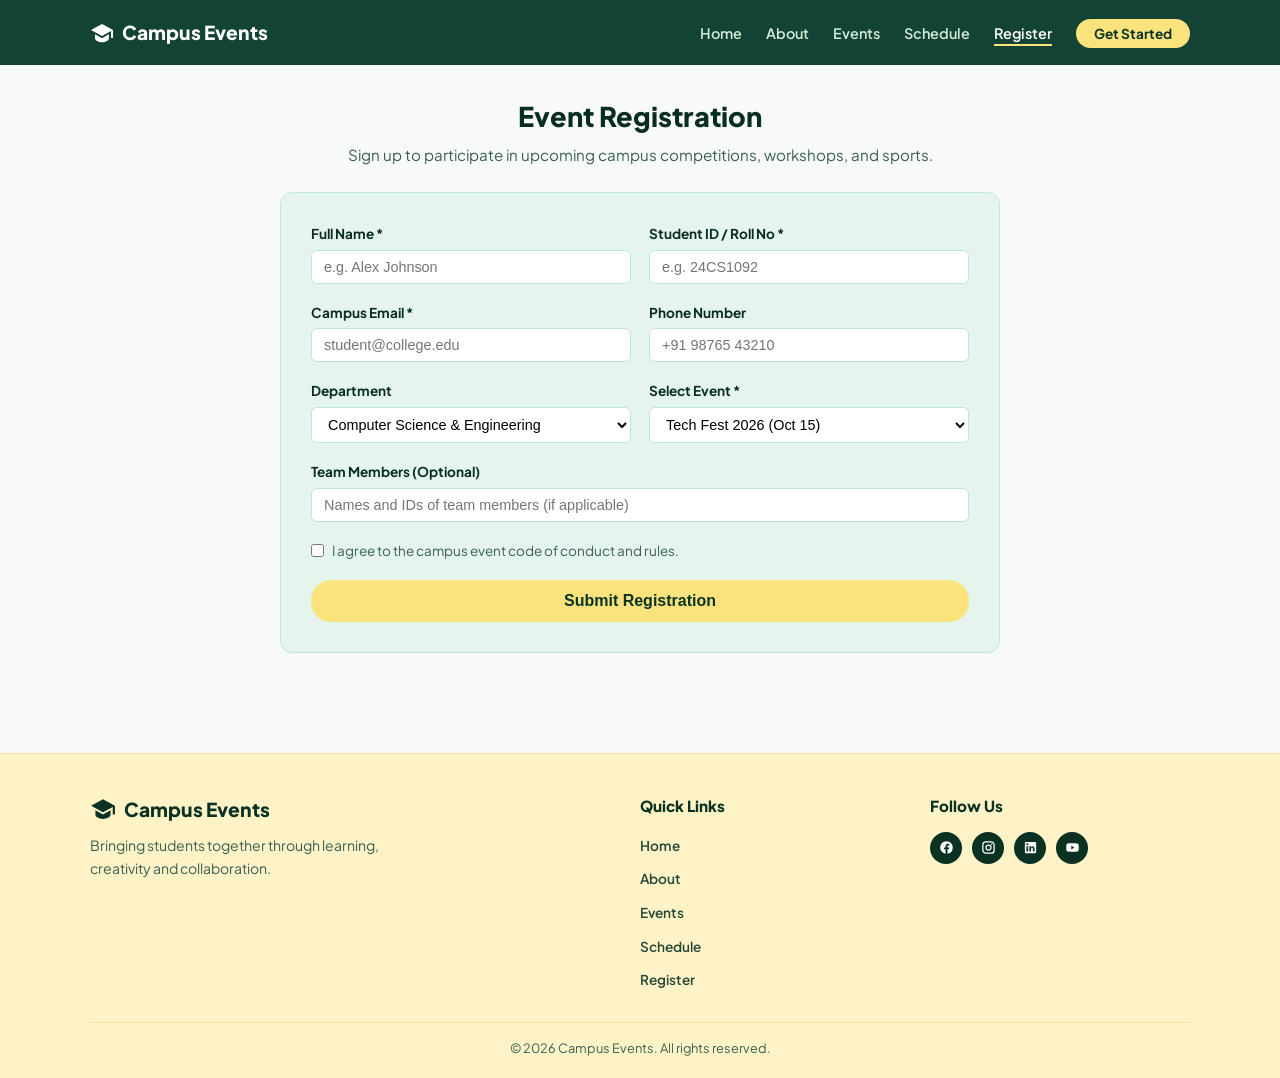
<file: campus-events/register.html>
<!DOCTYPE html>
<html lang="en">

<head>
  <meta charset="UTF-8">
  <meta name="viewport" content="width=device-width, initial-scale=1.0">
  <title>Event Registration | Campus Events</title>
  <meta name="description"
    content="Register for technical, cultural, and sports campus events.">
  <link rel="stylesheet" href="css/styles.css">
</head>

<body>

  <!-- Site Navigation Header -->
  <header class="site-header">
    <div class="container nav-wrapper">
      <a href="index.html" class="brand-logo" id="brand-logo-link">
        <svg viewBox="0 0 24 24" aria-hidden="true">
          <path
            d="M12 3L1 9L12 15L21 10.09V17H23V9M5 13.18V17.18C5 19.4 8.13 21.18 12 21.18C15.87 21.18 19 19.4 19 17.18V13.18L12 17.18L5 13.18Z" />
        </svg>
        <span>Campus Events</span>
      </a>

      <nav aria-label="Main Navigation">
        <ul class="nav-menu" id="primary-nav-menu">
          <li><a href="index.html" class="nav-link">Home</a></li>
          <li><a href="about.html" class="nav-link">About</a></li>
          <li><a href="events.html" class="nav-link">Events</a></li>
          <li><a href="schedule.html" class="nav-link">Schedule</a></li>
          <li><a href="register.html" class="nav-link active">Register</a></li>
          <li><a href="register.html" class="btn-header-cta">Get Started</a></li>
        </ul>
      </nav>
    </div>
  </header>

  <main>
    <section class="register-section">
      <div class="container">
        <div style="text-align: center;">
          <h1 class="section-title">Event Registration</h1>
          <p class="section-subtitle">Sign up to participate in upcoming campus competitions, workshops, and sports.</p>
        </div>

        <div class="form-container">
          <div id="registration-success" class="alert-success">
            &#10004; Registration submitted successfully! We have sent a confirmation email with event instructions.
          </div>

          <form id="event-reg-form" onsubmit="handleRegistration(event)">
            <div class="form-grid">
              <div class="form-group">
                <label class="form-label" for="student-name">Full Name *</label>
                <input type="text" id="student-name" required class="form-control" placeholder="e.g. Alex Johnson">
              </div>

              <div class="form-group">
                <label class="form-label" for="student-id">Student ID / Roll No *</label>
                <input type="text" id="student-id" required class="form-control" placeholder="e.g. 24CS1092">
              </div>

              <div class="form-group">
                <label class="form-label" for="student-email">Campus Email *</label>
                <input type="email" id="student-email" required class="form-control" placeholder="student@college.edu">
              </div>

              <div class="form-group">
                <label class="form-label" for="student-phone">Phone Number</label>
                <input type="tel" id="student-phone" class="form-control" placeholder="+91 98765 43210">
              </div>

              <div class="form-group">
                <label class="form-label" for="student-dept">Department</label>
                <select id="student-dept" class="form-control">
                  <option value="Computer Science">Computer Science &amp; Engineering</option>
                  <option value="Electronics">Electronics &amp; Communication</option>
                  <option value="Mechanical">Mechanical Engineering</option>
                  <option value="Management">Business &amp; Management</option>
                  <option value="Arts">Humanities &amp; Arts</option>
                </select>
              </div>

              <div class="form-group">
                <label class="form-label" for="selected-event">Select Event *</label>
                <select id="selected-event" class="form-control" required>
                  <option value="Tech Fest 2026">Tech Fest 2026 (Oct 15)</option>
                  <option value="Cultural Day">Cultural Day (Oct 20)</option>
                  <option value="Inter-College Sports Meet">Inter-College Sports Meet (Oct 28)</option>
                  <option value="AI Workshop">AI Workshop (Nov 05)</option>
                  <option value="Photography Contest">Photography Contest (Nov 12)</option>
                  <option value="Career Guidance Talk">Career Guidance Talk (Nov 18)</option>
                </select>
              </div>

              <div class="form-group full-width">
                <label class="form-label" for="team-members">Team Members (Optional)</label>
                <input type="text" id="team-members" class="form-control" placeholder="Names and IDs of team members (if applicable)">
              </div>

              <div class="form-group full-width">
                <div class="checkbox-group">
                  <input type="checkbox" id="terms-agree" required>
                  <label for="terms-agree">I agree to the campus event code of conduct and rules.</label>
                </div>
              </div>

              <div class="form-group full-width">
                <button type="submit" class="btn btn-yellow btn-block" style="padding: 12px; font-size: 1rem;">
                  Submit Registration
                </button>
              </div>
            </div>
          </form>
        </div>
      </div>
    </section>
  </main>

  <footer class="site-footer">
    <div class="container">
      <div class="footer-grid">
        <div class="footer-brand">
          <a href="index.html" class="brand-logo" style="color: var(--footer-heading);">
            <svg viewBox="0 0 24 24" style="fill: var(--footer-heading); width: 26px; height: 26px;">
              <path
                d="M12 3L1 9L12 15L21 10.09V17H23V9M5 13.18V17.18C5 19.4 8.13 21.18 12 21.18C15.87 21.18 19 19.4 19 17.18V13.18L12 17.18L5 13.18Z" />
            </svg>
            <span>Campus Events</span>
          </a>
          <p class="footer-desc">Bringing students together through learning, creativity and collaboration.</p>
        </div>

        <div class="footer-col">
          <h4 class="footer-col-title">Quick Links</h4>
          <ul class="footer-links">
            <li><a href="index.html">Home</a></li>
            <li><a href="about.html">About</a></li>
            <li><a href="events.html">Events</a></li>
            <li><a href="schedule.html">Schedule</a></li>
            <li><a href="register.html">Register</a></li>
          </ul>
        </div>

        <div class="footer-col">
          <h4 class="footer-col-title">Follow Us</h4>
          <div class="social-links">
            <a href="https://facebook.com" class="social-icon-btn" aria-label="Facebook">
              <svg viewBox="0 0 24 24">
                <path
                  d="M12 2.04C6.5 2.04 2 6.53 2 12.06C2 17.06 5.66 21.21 10.44 21.96V14.96H7.9V12.06H10.44V9.85C10.44 7.34 11.93 5.96 14.22 5.96C15.31 5.96 16.45 6.15 16.45 6.15V8.62H15.19C13.95 8.62 13.56 9.39 13.56 10.18V12.06H16.34L15.89 14.96H13.56V21.96A10 10 0 0 0 22 12.06C22 6.53 17.5 2.04 12 2.04Z" />
              </svg>
            </a>
            <a href="https://instagram.com" class="social-icon-btn" aria-label="Instagram">
              <svg viewBox="0 0 24 24">
                <path
                  d="M7.8 2H16.2C19.4 2 22 4.6 22 7.8V16.2A5.8 5.8 0 0 1 16.2 22H7.8C4.6 22 2 19.4 2 16.2V7.8A5.8 5.8 0 0 1 7.8 2M7.6 4A3.6 3.6 0 0 0 4 7.6V16.4C4 18.39 5.61 20 7.6 20H16.4A3.6 3.6 0 0 0 20 16.4V7.6C20 5.61 18.39 4 16.4 4H7.6M12 7A5 5 0 0 1 17 12A5 5 0 0 1 12 17A5 5 0 0 1 7 12A5 5 0 0 1 12 7M12 9A3 3 0 0 0 9 12A3 3 0 0 0 12 15A3 3 0 0 0 15 12A3 3 0 0 0 12 9M17.25 5.5A1.25 1.25 0 0 1 18.5 6.75A1.25 1.25 0 0 1 17.25 8A1.25 1.25 0 0 1 16 6.75A1.25 1.25 0 0 1 17.25 5.5Z" />
              </svg>
            </a>
            <a href="https://linkedin.com" class="social-icon-btn" aria-label="LinkedIn">
              <svg viewBox="0 0 24 24">
                <path
                  d="M19 3A2 2 0 0 1 21 5V19A2 2 0 0 1 19 21H5A2 2 0 0 1 3 19V5A2 2 0 0 1 5 3H19M18.5 18.5V13.2A3.26 3.26 0 0 0 15.24 9.94C14.39 9.94 13.4 10.46 12.92 11.24V10.13H10.13V18.5H12.92V13.57C12.92 12.8 13.54 12.17 14.31 12.17A1.4 1.4 0 0 1 15.71 13.57V18.5H18.5M6.88 8.56A1.68 1.68 0 0 0 8.56 6.88C8.56 5.95 7.81 5.19 6.88 5.19A1.69 1.69 0 0 0 5.19 6.88C5.19 7.81 5.95 8.56 6.88 8.56M8.27 18.5V10.13H5.5V18.5H8.27Z" />
              </svg>
            </a>
            <a href="https://youtube.com" class="social-icon-btn" aria-label="YouTube">
              <svg viewBox="0 0 24 24">
                <path
                  d="M10 15L15.19 12L10 9V15M21.56 7.17C21.69 7.64 21.78 8.27 21.84 9.07C21.91 9.87 21.94 10.56 21.94 11.16L22 12C22 14.19 21.84 15.8 21.56 16.83C21.31 17.73 20.73 18.31 19.83 18.56C19.36 18.69 18.5 18.78 17.18 18.84C15.88 18.91 14.69 18.94 13.59 18.94L12 19C7.81 19 5.2 18.84 4.17 18.56C3.27 18.31 2.69 17.73 2.44 16.83C2.31 16.36 2.22 15.73 2.16 14.93C2.09 14.13 2.06 13.44 2.06 12.84L2 12C2 9.81 2.16 8.2 2.44 7.17C2.69 6.27 3.27 5.69 4.17 5.44C4.64 5.31 5.5 5.22 6.82 5.16C8.12 5.09 9.31 5.06 10.41 5.06L12 5C16.19 5 18.8 5.16 19.83 5.44C20.73 5.69 21.31 6.27 21.56 7.17Z" />
              </svg>
            </a>
          </div>
        </div>
      </div>

      <div class="footer-bottom">
        <p>&copy; 2026 Campus Events. All rights reserved.</p>
      </div>
    </div>
  </footer>

  <script>
    function handleRegistration(e) {
      e.preventDefault();
      document.getElementById('registration-success').style.display = 'block';
      document.getElementById('event-reg-form').reset();
      window.scrollTo({ top: 120, behavior: 'smooth' });
    }
  </script>

</body>

</html>
</file>
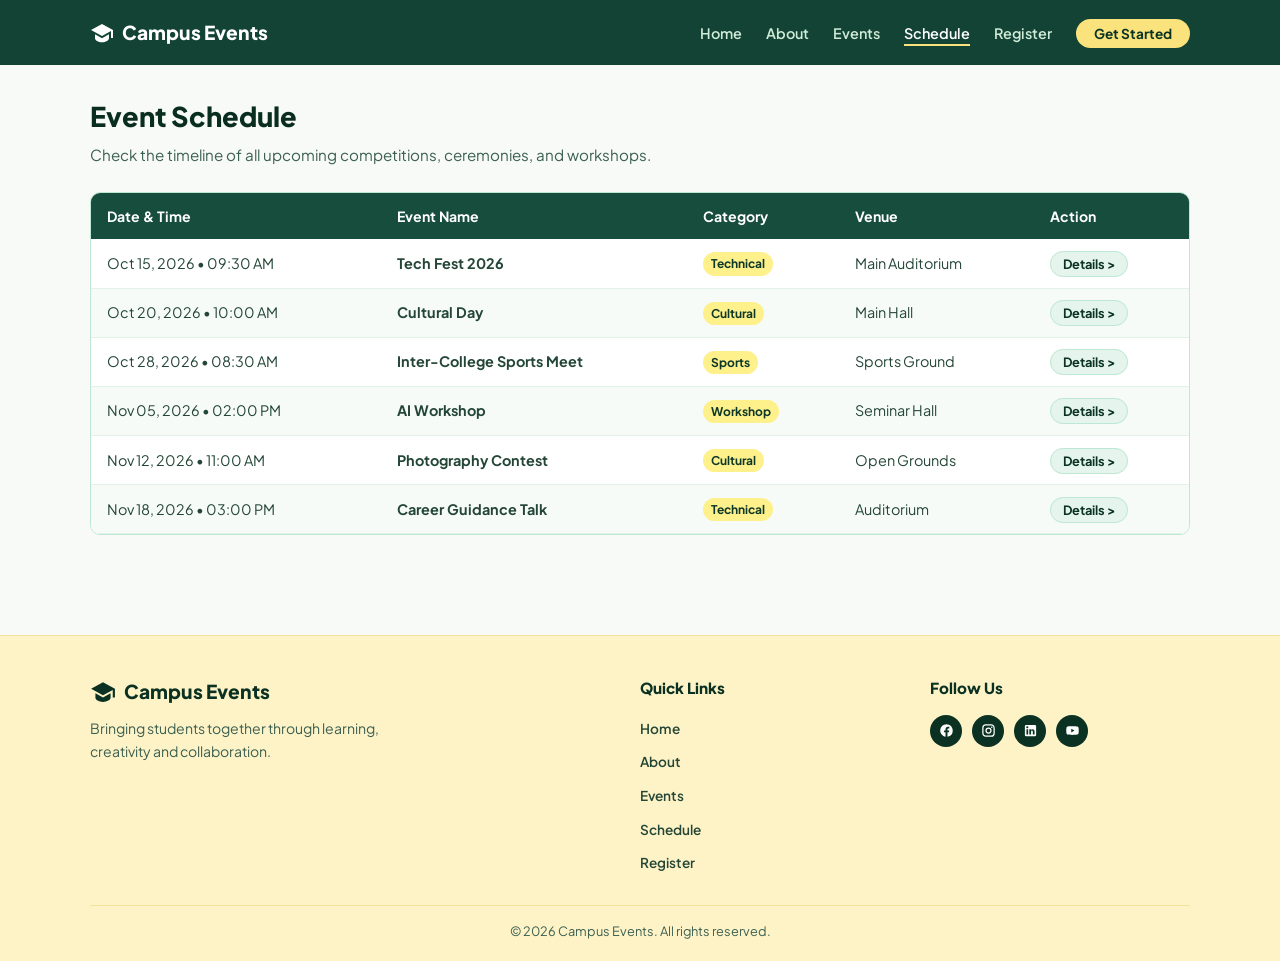
<file: campus-events/schedule.html>
<!DOCTYPE html>
<html lang="en">

<head>
  <meta charset="UTF-8">
  <meta name="viewport" content="width=device-width, initial-scale=1.0">
  <title>Event Schedule | Campus Events</title>
  <meta name="description"
    content="Schedule and timetable for technical, cultural, and sports campus events.">
  <link rel="stylesheet" href="css/styles.css">
</head>

<body>

  <!-- Site Navigation Header -->
  <header class="site-header">
    <div class="container nav-wrapper">
      <a href="index.html" class="brand-logo" id="brand-logo-link">
        <svg viewBox="0 0 24 24" aria-hidden="true">
          <path
            d="M12 3L1 9L12 15L21 10.09V17H23V9M5 13.18V17.18C5 19.4 8.13 21.18 12 21.18C15.87 21.18 19 19.4 19 17.18V13.18L12 17.18L5 13.18Z" />
        </svg>
        <span>Campus Events</span>
      </a>

      <nav aria-label="Main Navigation">
        <ul class="nav-menu" id="primary-nav-menu">
          <li><a href="index.html" class="nav-link">Home</a></li>
          <li><a href="about.html" class="nav-link">About</a></li>
          <li><a href="events.html" class="nav-link">Events</a></li>
          <li><a href="schedule.html" class="nav-link active">Schedule</a></li>
          <li><a href="register.html" class="nav-link">Register</a></li>
          <li><a href="register.html" class="btn-header-cta">Get Started</a></li>
        </ul>
      </nav>
    </div>
  </header>

  <main>
    <section class="schedule-section">
      <div class="container">
        <h1 class="section-title">Event Schedule</h1>
        <p class="section-subtitle">Check the timeline of all upcoming competitions, ceremonies, and workshops.</p>

        <div class="schedule-table-wrapper">
          <table class="schedule-table">
            <thead>
              <tr>
                <th>Date &amp; Time</th>
                <th>Event Name</th>
                <th>Category</th>
                <th>Venue</th>
                <th>Action</th>
              </tr>
            </thead>
            <tbody>
              <tr>
                <td>Oct 15, 2026 &bull; 09:30 AM</td>
                <td><strong>Tech Fest 2026</strong></td>
                <td><span class="table-tag">Technical</span></td>
                <td>Main Auditorium</td>
                <td><a href="event-details.html" class="btn-table-action">Details &gt;</a></td>
              </tr>
              <tr>
                <td>Oct 20, 2026 &bull; 10:00 AM</td>
                <td><strong>Cultural Day</strong></td>
                <td><span class="table-tag">Cultural</span></td>
                <td>Main Hall</td>
                <td><a href="event-details.html" class="btn-table-action">Details &gt;</a></td>
              </tr>
              <tr>
                <td>Oct 28, 2026 &bull; 08:30 AM</td>
                <td><strong>Inter-College Sports Meet</strong></td>
                <td><span class="table-tag">Sports</span></td>
                <td>Sports Ground</td>
                <td><a href="event-details.html" class="btn-table-action">Details &gt;</a></td>
              </tr>
              <tr>
                <td>Nov 05, 2026 &bull; 02:00 PM</td>
                <td><strong>AI Workshop</strong></td>
                <td><span class="table-tag">Workshop</span></td>
                <td>Seminar Hall</td>
                <td><a href="event-details.html" class="btn-table-action">Details &gt;</a></td>
              </tr>
              <tr>
                <td>Nov 12, 2026 &bull; 11:00 AM</td>
                <td><strong>Photography Contest</strong></td>
                <td><span class="table-tag">Cultural</span></td>
                <td>Open Grounds</td>
                <td><a href="event-details.html" class="btn-table-action">Details &gt;</a></td>
              </tr>
              <tr>
                <td>Nov 18, 2026 &bull; 03:00 PM</td>
                <td><strong>Career Guidance Talk</strong></td>
                <td><span class="table-tag">Technical</span></td>
                <td>Auditorium</td>
                <td><a href="event-details.html" class="btn-table-action">Details &gt;</a></td>
              </tr>
            </tbody>
          </table>
        </div>
      </div>
    </section>
  </main>

  <footer class="site-footer">
    <div class="container">
      <div class="footer-grid">
        <div class="footer-brand">
          <a href="index.html" class="brand-logo" style="color: var(--footer-heading);">
            <svg viewBox="0 0 24 24" style="fill: var(--footer-heading); width: 26px; height: 26px;">
              <path
                d="M12 3L1 9L12 15L21 10.09V17H23V9M5 13.18V17.18C5 19.4 8.13 21.18 12 21.18C15.87 21.18 19 19.4 19 17.18V13.18L12 17.18L5 13.18Z" />
            </svg>
            <span>Campus Events</span>
          </a>
          <p class="footer-desc">Bringing students together through learning, creativity and collaboration.</p>
        </div>

        <div class="footer-col">
          <h4 class="footer-col-title">Quick Links</h4>
          <ul class="footer-links">
            <li><a href="index.html">Home</a></li>
            <li><a href="about.html">About</a></li>
            <li><a href="events.html">Events</a></li>
            <li><a href="schedule.html">Schedule</a></li>
            <li><a href="register.html">Register</a></li>
          </ul>
        </div>

        <div class="footer-col">
          <h4 class="footer-col-title">Follow Us</h4>
          <div class="social-links">
            <a href="https://facebook.com" class="social-icon-btn" aria-label="Facebook">
              <svg viewBox="0 0 24 24">
                <path
                  d="M12 2.04C6.5 2.04 2 6.53 2 12.06C2 17.06 5.66 21.21 10.44 21.96V14.96H7.9V12.06H10.44V9.85C10.44 7.34 11.93 5.96 14.22 5.96C15.31 5.96 16.45 6.15 16.45 6.15V8.62H15.19C13.95 8.62 13.56 9.39 13.56 10.18V12.06H16.34L15.89 14.96H13.56V21.96A10 10 0 0 0 22 12.06C22 6.53 17.5 2.04 12 2.04Z" />
              </svg>
            </a>
            <a href="https://instagram.com" class="social-icon-btn" aria-label="Instagram">
              <svg viewBox="0 0 24 24">
                <path
                  d="M7.8 2H16.2C19.4 2 22 4.6 22 7.8V16.2A5.8 5.8 0 0 1 16.2 22H7.8C4.6 22 2 19.4 2 16.2V7.8A5.8 5.8 0 0 1 7.8 2M7.6 4A3.6 3.6 0 0 0 4 7.6V16.4C4 18.39 5.61 20 7.6 20H16.4A3.6 3.6 0 0 0 20 16.4V7.6C20 5.61 18.39 4 16.4 4H7.6M12 7A5 5 0 0 1 17 12A5 5 0 0 1 12 17A5 5 0 0 1 7 12A5 5 0 0 1 12 7M12 9A3 3 0 0 0 9 12A3 3 0 0 0 12 15A3 3 0 0 0 15 12A3 3 0 0 0 12 9M17.25 5.5A1.25 1.25 0 0 1 18.5 6.75A1.25 1.25 0 0 1 17.25 8A1.25 1.25 0 0 1 16 6.75A1.25 1.25 0 0 1 17.25 5.5Z" />
              </svg>
            </a>
            <a href="https://linkedin.com" class="social-icon-btn" aria-label="LinkedIn">
              <svg viewBox="0 0 24 24">
                <path
                  d="M19 3A2 2 0 0 1 21 5V19A2 2 0 0 1 19 21H5A2 2 0 0 1 3 19V5A2 2 0 0 1 5 3H19M18.5 18.5V13.2A3.26 3.26 0 0 0 15.24 9.94C14.39 9.94 13.4 10.46 12.92 11.24V10.13H10.13V18.5H12.92V13.57C12.92 12.8 13.54 12.17 14.31 12.17A1.4 1.4 0 0 1 15.71 13.57V18.5H18.5M6.88 8.56A1.68 1.68 0 0 0 8.56 6.88C8.56 5.95 7.81 5.19 6.88 5.19A1.69 1.69 0 0 0 5.19 6.88C5.19 7.81 5.95 8.56 6.88 8.56M8.27 18.5V10.13H5.5V18.5H8.27Z" />
              </svg>
            </a>
            <a href="https://youtube.com" class="social-icon-btn" aria-label="YouTube">
              <svg viewBox="0 0 24 24">
                <path
                  d="M10 15L15.19 12L10 9V15M21.56 7.17C21.69 7.64 21.78 8.27 21.84 9.07C21.91 9.87 21.94 10.56 21.94 11.16L22 12C22 14.19 21.84 15.8 21.56 16.83C21.31 17.73 20.73 18.31 19.83 18.56C19.36 18.69 18.5 18.78 17.18 18.84C15.88 18.91 14.69 18.94 13.59 18.94L12 19C7.81 19 5.2 18.84 4.17 18.56C3.27 18.31 2.69 17.73 2.44 16.83C2.31 16.36 2.22 15.73 2.16 14.93C2.09 14.13 2.06 13.44 2.06 12.84L2 12C2 9.81 2.16 8.2 2.44 7.17C2.69 6.27 3.27 5.69 4.17 5.44C4.64 5.31 5.5 5.22 6.82 5.16C8.12 5.09 9.31 5.06 10.41 5.06L12 5C16.19 5 18.8 5.16 19.83 5.44C20.73 5.69 21.31 6.27 21.56 7.17Z" />
              </svg>
            </a>
          </div>
        </div>
      </div>

      <div class="footer-bottom">
        <p>&copy; 2026 Campus Events. All rights reserved.</p>
      </div>
    </div>
  </footer>

</body>

</html>
</file>
<file: campus-events/css/styles.css>
@import url('https://fonts.googleapis.com/css2?family=Plus+Jakarta+Sans:wght@400;500;600;700;800&display=swap');

:root {
  --footer-heading: #0a3122;
}

* {
  box-sizing: border-box;
  margin: 0;
  padding: 0;
}

body {
  font-family: 'Plus Jakarta Sans', sans-serif;
  background-color: #f7faf7;
  color: #0d2b20;
  line-height: 1.6;
}

a {
  text-decoration: none;
  color: inherit;
}

img {
  max-width: 100%;
  display: block;
}

.container {
  max-width: 1140px;
  margin: 0 auto;
  padding: 0 20px;
}

/* Header & Nav */
.site-header {
  background-color: #124334;
  color: #ffffff;
  position: sticky;
  top: 0;
  z-index: 100;
}

.nav-wrapper {
  display: flex;
  justify-content: space-between;
  align-items: center;
  height: 65px;
}

.brand-logo {
  display: flex;
  align-items: center;
  gap: 8px;
  font-size: 1.2rem;
  font-weight: 800;
  color: #ffffff;
}

.brand-logo svg {
  width: 24px;
  height: 24px;
  fill: #ffffff;
}

.nav-menu {
  display: flex;
  align-items: center;
  gap: 24px;
  list-style: none;
}

.nav-link {
  font-size: 0.9rem;
  font-weight: 600;
  color: #d1ebd9;
  transition: color 0.2s;
}

.nav-link:hover,
.nav-link.active {
  color: #ffffff;
}

.nav-link.active {
  border-bottom: 2px solid #fae37c;
  padding-bottom: 2px;
}

.btn-header-cta {
  background-color: #fae37c;
  color: #0a3324;
  font-size: 0.85rem;
  font-weight: 700;
  padding: 6px 18px;
  border-radius: 20px;
  transition: background 0.2s, transform 0.1s;
}

.btn-header-cta:hover {
  background-color: #f5d85a;
  transform: translateY(-1px);
}

/* Buttons */
.btn {
  display: inline-block;
  padding: 8px 18px;
  font-size: 0.9rem;
  font-weight: 700;
  border-radius: 20px;
  border: none;
  cursor: pointer;
  text-align: center;
  transition: all 0.2s;
}

.btn-yellow {
  background-color: #fae37c;
  color: #0a3324;
}

.btn-yellow:hover {
  background-color: #f5d85a;
}

.btn-block {
  display: block;
  width: 100%;
}

/* Hero Section */
.hero-section {
  background-color: #174d3d;
  color: #ffffff;
  padding: 50px 0;
}

.hero-grid {
  display: grid;
  grid-template-columns: 1.1fr 1fr;
  gap: 40px;
  align-items: center;
}

.hero-content h1 {
  font-size: 2.6rem;
  font-weight: 800;
  line-height: 1.2;
  margin-bottom: 15px;
}

.hero-content p {
  font-size: 1rem;
  color: #c7eed9;
  margin-bottom: 25px;
}

.hero-image-wrapper img {
  border-radius: 12px;
  width: 100%;
  height: 340px;
  object-fit: cover;
  box-shadow: 0 10px 25px rgba(0, 0, 0, 0.25);
}

/* Section Common */
.section-title {
  font-size: 1.7rem;
  font-weight: 800;
  color: #0a2d21;
}

.section-subtitle {
  font-size: 0.95rem;
  color: #3b6051;
  margin-top: 4px;
}

.section-header-row {
  display: flex;
  justify-content: space-between;
  align-items: center;
  margin-bottom: 24px;
}

.section-link {
  font-size: 0.9rem;
  font-weight: 700;
  color: #124334;
}

.section-link:hover {
  text-decoration: underline;
}

/* Event Cards */
.events-grid {
  display: grid;
  grid-template-columns: repeat(3, 1fr);
  gap: 24px;
}

.event-card {
  background-color: #e5f5ed;
  border: 1px solid #bfe8d4;
  border-radius: 12px;
  overflow: hidden;
  display: flex;
  flex-direction: column;
  transition: transform 0.2s, box-shadow 0.2s;
}

.event-card:hover {
  transform: translateY(-3px);
  box-shadow: 0 6px 16px rgba(10, 45, 33, 0.08);
}

.card-img-container {
  position: relative;
  height: 180px;
}

.card-img-container img {
  width: 100%;
  height: 100%;
  object-fit: cover;
}

.category-badge {
  position: absolute;
  top: 10px;
  left: 10px;
  font-size: 0.72rem;
  font-weight: 700;
  padding: 3px 10px;
  border-radius: 20px;
  background-color: #fef08a;
  color: #0d3827;
  border: 1px solid #f8e169;
}

.card-body {
  padding: 18px;
  display: flex;
  flex-direction: column;
  flex: 1;
}

.card-title {
  font-size: 1.15rem;
  font-weight: 800;
  margin-bottom: 8px;
}

.card-meta {
  font-size: 0.8rem;
  color: #3b6051;
  display: flex;
  flex-direction: column;
  gap: 6px;
  margin-bottom: 12px;
}

.card-meta-item,
.card-meta span {
  display: flex;
  align-items: center;
  gap: 6px;
}

.card-meta-item svg,
.card-meta svg {
  width: 16px;
  height: 16px;
  fill: #124334;
  flex-shrink: 0;
}

.card-text {
  font-size: 0.85rem;
  color: #244637;
  margin-bottom: 18px;
  flex: 1;
}

.card-btn {
  margin-top: auto;
}

/* Categories Section */
.categories-section {
  padding: 40px 0;
}

.categories-grid {
  display: grid;
  grid-template-columns: repeat(4, 1fr);
  gap: 16px;
  margin-top: 18px;
}

.category-card {
  background-color: #e5f5ed;
  border: 1px solid #bfe8d4;
  border-radius: 10px;
  padding: 16px;
  display: flex;
  align-items: center;
  gap: 12px;
  transition: transform 0.2s, background 0.2s;
}

.category-card:hover {
  background-color: #d8f0e3;
  transform: translateY(-2px);
}

.cat-icon-box {
  width: 44px;
  height: 44px;
  border-radius: 8px;
  background-color: #ffffff;
  border: 1px solid #bfe8d4;
  display: flex;
  align-items: center;
  justify-content: center;
  font-size: 1.2rem;
  flex-shrink: 0;
}

.cat-icon-box svg {
  width: 22px;
  height: 22px;
  fill: #124334;
}

.cat-info h3 {
  font-size: 0.95rem;
  font-weight: 700;
}

.cat-info p {
  font-size: 0.78rem;
  color: #3b6051;
}

/* About Page */
.about-hero-teal {
  background-color: #174d3d;
  color: #ffffff;
  padding: 45px 0;
  margin-bottom: 35px;
}

.about-hero-teal h1 {
  font-size: 2.4rem;
  font-weight: 800;
  margin-bottom: 10px;
}

.about-intro-text {
  max-width: 800px;
  font-size: 1rem;
  color: #c7eed9;
}

.about-banner-img {
  width: 100%;
  height: 360px;
  object-fit: cover;
  border-radius: 12px;
  margin-bottom: 40px;
}

.mission-grid {
  display: grid;
  grid-template-columns: repeat(3, 1fr);
  gap: 20px;
  margin: 20px 0 40px;
}

.mission-card {
  background-color: #e5f5ed;
  border: 1px solid #bfe8d4;
  border-radius: 12px;
  padding: 24px;
  text-align: center;
}

.mission-icon {
  width: 50px;
  height: 50px;
  background-color: #ffffff;
  border: 1px solid #bfe8d4;
  border-radius: 50%;
  display: flex;
  align-items: center;
  justify-content: center;
  margin: 0 auto 15px;
  font-size: 1.25rem;
}

.mission-icon svg {
  width: 24px;
  height: 24px;
  fill: #124334;
}

.mission-card h3 {
  font-size: 1.1rem;
  font-weight: 700;
  margin-bottom: 8px;
}

.mission-card p {
  font-size: 0.88rem;
  color: #3b6051;
}

/* Events Page Search & Filters */
.events-toolbar {
  display: flex;
  justify-content: space-between;
  align-items: center;
  flex-wrap: wrap;
  gap: 15px;
  margin: 30px 0 20px;
}

.search-box {
  position: relative;
  width: 300px;
}

.search-box input {
  width: 100%;
  padding: 8px 14px 8px 36px;
  border-radius: 20px;
  border: 1px solid #bfe8d4;
  outline: none;
  font-size: 0.9rem;
}

.search-box input:focus {
  border-color: #124334;
}

.search-box svg {
  position: absolute;
  left: 12px;
  top: 50%;
  transform: translateY(-50%);
  width: 16px;
  height: 16px;
  fill: #608575;
}

.category-filter-pills {
  display: flex;
  gap: 8px;
  margin-bottom: 25px;
  flex-wrap: wrap;
}

.filter-btn {
  background-color: #ffffff;
  border: 1px solid #bfe8d4;
  padding: 6px 16px;
  border-radius: 20px;
  font-size: 0.85rem;
  font-weight: 600;
  color: #3b6051;
  cursor: pointer;
}

.filter-btn:hover {
  background-color: #e5f5ed;
}

.filter-btn.active {
  background-color: #fae37c;
  color: #0a3324;
  border-color: #ebd068;
}

/* Event Details Page */
.event-details-section {
  padding: 30px 0 50px;
}

.back-link {
  display: inline-block;
  font-size: 0.9rem;
  font-weight: 700;
  color: #124334;
  margin-bottom: 15px;
}

.details-title-row {
  display: flex;
  align-items: center;
  gap: 12px;
}

.details-title-row h1 {
  font-size: 2.2rem;
  font-weight: 800;
}

.details-subtitle {
  font-size: 1rem;
  color: #3b6051;
  margin-bottom: 25px;
}

.details-layout {
  display: grid;
  grid-template-columns: 1.6fr 1fr;
  gap: 30px;
  align-items: start;
}

.details-main-content {
  background-color: #e5f5ed;
  border: 1px solid #bfe8d4;
  border-radius: 12px;
  overflow: hidden;
}

.details-banner-img {
  width: 100%;
  height: 340px;
  object-fit: cover;
}

.details-text-body {
  padding: 24px;
}

.details-text-body h2 {
  font-size: 1.3rem;
  font-weight: 800;
  margin-bottom: 12px;
}

.details-text-body p {
  font-size: 0.92rem;
  color: #244637;
  margin-bottom: 15px;
}

.details-highlights {
  background-color: #ffffff;
  border: 1px solid #bfe8d4;
  border-left: 4px solid #124334;
  border-radius: 8px;
  padding: 16px;
  margin: 20px 0;
}

.details-highlights h3 {
  font-size: 0.95rem;
  margin-bottom: 8px;
}

.details-highlights ul {
  padding-left: 20px;
  font-size: 0.88rem;
  color: #244637;
}

.info-card {
  background-color: #e5f5ed;
  border: 1px solid #bfe8d4;
  border-radius: 12px;
  padding: 24px;
}

.info-card-title {
  font-size: 1.2rem;
  font-weight: 800;
  border-bottom: 1px solid #bfe8d4;
  padding-bottom: 10px;
  margin-bottom: 16px;
}

.info-list {
  list-style: none;
  display: flex;
  flex-direction: column;
  gap: 14px;
  margin-bottom: 20px;
}

.info-item {
  display: flex;
  align-items: center;
  gap: 12px;
}

.info-icon {
  width: 34px;
  height: 34px;
  background-color: #ffffff;
  border: 1px solid #bfe8d4;
  border-radius: 8px;
  display: flex;
  align-items: center;
  justify-content: center;
}

.info-icon svg {
  width: 18px;
  height: 18px;
  fill: #124334;
}

.info-label {
  font-size: 0.75rem;
  color: #3b6051;
  text-transform: uppercase;
  font-weight: 600;
}

.info-value {
  font-size: 0.92rem;
  font-weight: 700;
}

/* Schedule Page Table */
.schedule-section {
  padding: 30px 0 50px;
}

.schedule-table-wrapper {
  background-color: #ffffff;
  border: 1px solid #bfe8d4;
  border-radius: 10px;
  overflow: hidden;
  margin-top: 25px;
}

.schedule-table {
  width: 100%;
  border-collapse: collapse;
}

.schedule-table th {
  background-color: #174d3d;
  color: #ffffff;
  padding: 12px 16px;
  font-size: 0.88rem;
  text-align: left;
}

.schedule-table td {
  padding: 12px 16px;
  font-size: 0.9rem;
  border-bottom: 1px solid #e1f2e8;
  color: #244637;
}

.schedule-table tr:nth-child(even) {
  background-color: #f7fbf8;
}

.table-tag {
  display: inline-block;
  padding: 2px 8px;
  border-radius: 12px;
  font-size: 0.75rem;
  font-weight: 700;
  background-color: #fef08a;
  color: #0d3827;
}

.btn-table-action {
  padding: 4px 12px;
  font-size: 0.8rem;
  font-weight: 700;
  border-radius: 14px;
  background-color: #e5f5ed;
  color: #0a3324;
  border: 1px solid #bfe8d4;
}

.btn-table-action:hover {
  background-color: #fae37c;
}

/* Registration Form */
.register-section {
  padding: 30px 0 50px;
}

.form-container {
  max-width: 720px;
  margin: 25px auto 0;
  background-color: #e5f5ed;
  border: 1px solid #bfe8d4;
  border-radius: 12px;
  padding: 30px;
}

.form-grid {
  display: grid;
  grid-template-columns: 1fr 1fr;
  gap: 18px;
}

.form-group {
  display: flex;
  flex-direction: column;
  gap: 5px;
}

.form-group.full-width {
  grid-column: 1 / -1;
}

.form-label {
  font-size: 0.85rem;
  font-weight: 700;
  color: #0a2d21;
}

.form-control {
  padding: 8px 12px;
  border: 1px solid #bfe8d4;
  border-radius: 6px;
  font-size: 0.9rem;
  background-color: #ffffff;
  outline: none;
}

.form-control:focus {
  border-color: #124334;
}

textarea.form-control {
  min-height: 90px;
  resize: vertical;
}

.checkbox-group {
  display: flex;
  align-items: center;
  gap: 8px;
  font-size: 0.85rem;
  color: #3b6051;
}

.alert-success {
  display: none;
  background-color: #dcfce7;
  color: #14532d;
  border: 1px solid #bbf7d0;
  padding: 12px;
  border-radius: 6px;
  margin-bottom: 20px;
  font-size: 0.9rem;
}

/* Footer (Warm Buttercream Yellow Theme) */
.site-footer {
  background-color: #fef3c7;
  color: #244636;
  padding: 40px 0 20px;
  margin-top: 50px;
  border-top: 1px solid #f2e29c;
}

.footer-grid {
  display: grid;
  grid-template-columns: 2fr 1fr 1fr;
  gap: 30px;
  margin-bottom: 30px;
}

.footer-brand .brand-logo {
  color: #0a3122;
  margin-bottom: 10px;
}

.footer-brand .brand-logo svg {
  fill: #0a3122;
}

.footer-desc {
  font-size: 0.88rem;
  color: #3b6051;
  max-width: 320px;
}

.footer-col-title {
  font-size: 0.95rem;
  font-weight: 800;
  color: #0a3122;
  margin-bottom: 14px;
}

.footer-links {
  list-style: none;
  display: flex;
  flex-direction: column;
  gap: 8px;
}

.footer-links a {
  font-size: 0.85rem;
  color: #244636;
  font-weight: 600;
}

.footer-links a:hover {
  color: #0a3122;
}

.social-links {
  display: flex;
  gap: 10px;
}

.social-icon-btn {
  width: 32px;
  height: 32px;
  border-radius: 50%;
  background-color: #0a3122;
  color: #ffffff;
  display: flex;
  align-items: center;
  justify-content: center;
}

.social-icon-btn svg {
  width: 15px;
  height: 15px;
  fill: #ffffff;
}

.footer-bottom {
  text-align: center;
  padding-top: 15px;
  border-top: 1px solid #f2e29c;
  font-size: 0.8rem;
  color: #3b6051;
}

/* Responsive */
@media (max-width: 900px) {
  .hero-grid {
    grid-template-columns: 1fr;
    text-align: center;
  }
  .events-grid {
    grid-template-columns: repeat(2, 1fr);
  }
  .categories-grid {
    grid-template-columns: repeat(2, 1fr);
  }
  .details-layout {
    grid-template-columns: 1fr;
  }
  .footer-grid {
    grid-template-columns: 1fr;
  }
}

@media (max-width: 600px) {
  .events-grid {
    grid-template-columns: 1fr;
  }
  .categories-grid {
    grid-template-columns: 1fr;
  }
  .mission-grid {
    grid-template-columns: 1fr;
  }
  .form-grid {
    grid-template-columns: 1fr;
  }
  .nav-menu {
    gap: 12px;
  }
}

/* Event Coordinator Styles */
.coordinator-section {
  margin-top: 3.5rem;
  margin-bottom: 2rem;
}

.coordinator-card {
  background-color: #e5f5ed;
  border: 1px solid #bfe8d4;
  border-radius: 12px;
  padding: 24px;
  display: flex;
  align-items: center;
  gap: 24px;
  max-width: 650px;
  transition: transform 0.2s, box-shadow 0.2s;
}

.coordinator-card:hover {
  transform: translateY(-2px);
  box-shadow: 0 6px 16px rgba(10, 45, 33, 0.08);
}

.coordinator-img {
  width: 100px;
  height: 120px;
  border-radius: 10px;
  object-fit: cover;
  border: 2px solid #124334;
  flex-shrink: 0;
  box-shadow: 0 4px 10px rgba(10, 45, 33, 0.15);
}

.coordinator-info h3 {
  font-size: 1.2rem;
  font-weight: 800;
  color: #0a2d21;
  margin-bottom: 4px;
}

.coordinator-role {
  font-size: 0.88rem;
  font-weight: 700;
  color: #124334;
  margin-bottom: 6px;
}

.coordinator-desc {
  font-size: 0.85rem;
  color: #244637;
  margin-bottom: 10px;
}

.coordinator-contact {
  display: flex;
  flex-wrap: wrap;
  gap: 14px;
  font-size: 0.82rem;
  color: #3b6051;
  font-weight: 600;
}

.coordinator-mini-card {
  display: flex;
  align-items: center;
  gap: 14px;
  padding: 12px;
  background-color: #ffffff;
  border: 1px solid #bfe8d4;
  border-radius: 10px;
  margin-bottom: 18px;
}

.coordinator-mini-img {
  width: 55px;
  height: 65px;
  border-radius: 8px;
  object-fit: cover;
  border: 1.5px solid #124334;
  flex-shrink: 0;
}

@media (max-width: 600px) {
  .coordinator-card {
    flex-direction: column;
    text-align: center;
  }
  .coordinator-contact {
    justify-content: center;
  }
}
</file>
